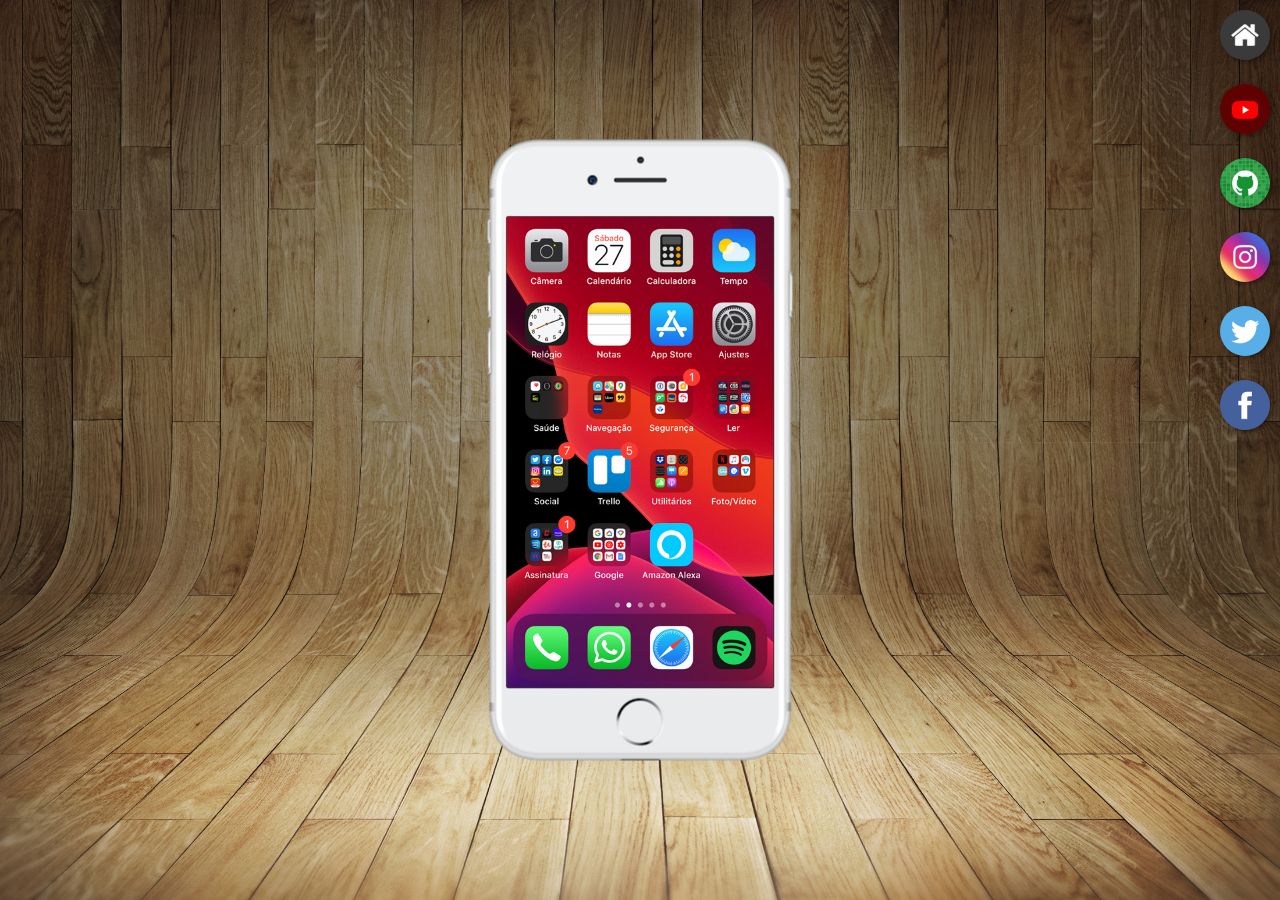
<file: index.html>
<!DOCTYPE html>
<html lang="pt-br">
<head>
    <meta charset="UTF-8">
    <meta name="viewport" content="width=device-width, initial-scale=1.0">
    <link rel="stylesheet" href="estilos/style.css">
    <link rel="shortcut icon" href="favicon.ico" type="image/x-icon">
    <title>Projeto iFrame</title>
</head>
<body>
    <main>
        <section id="telefone">
            <iframe src="home.html" name="tela" id="tela" frameborder="0"></iframe>
        </section>
        <section id="redes-sociais">
            <a href="home.html" target="tela"><img src="imagens/logo-home.jpg" alt="logo-home"></img></a><br>
            <a href="youtube.html" target="tela"><img src="imagens/logo-youtube.jpg" alt="logo-youtube"></img></a><br>
            <a href="github.html" target="tela"><img src="imagens/logo-github.jpg" alt="logo-github"></img></a><br>
            <a href="instagram.html" target="tela"><img src="imagens/logo-instagram.jpg" alt="logo-instagram"></img></a><br>
            <a href="twitter.html" target="tela"><img src="imagens/logo-twitter.jpg" alt="logo-twitter"></img></a><br>
            <a href="facebook.html" target="tela"><img src="imagens/logo-facebook.jpg" alt="logo-facebook"></img></a><br>
        </section>
    </main>
</body>
</html>
</file>
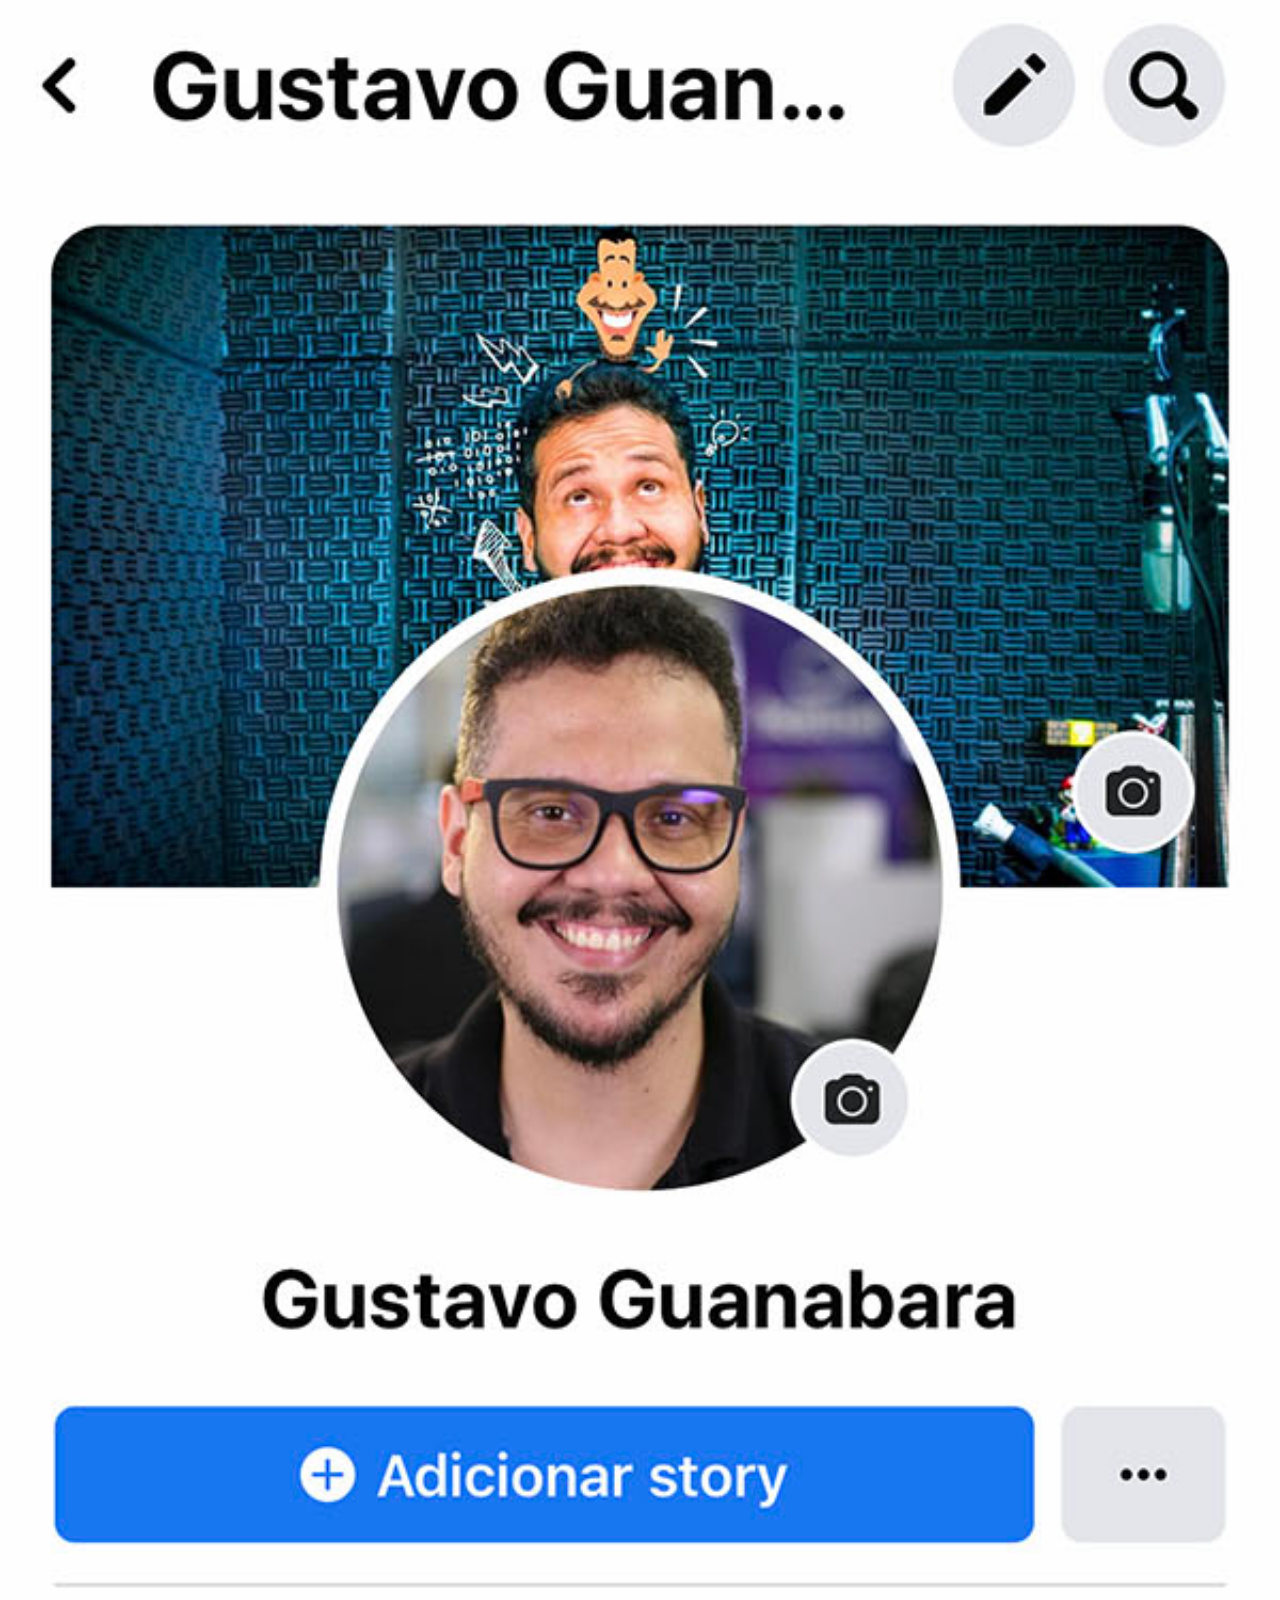
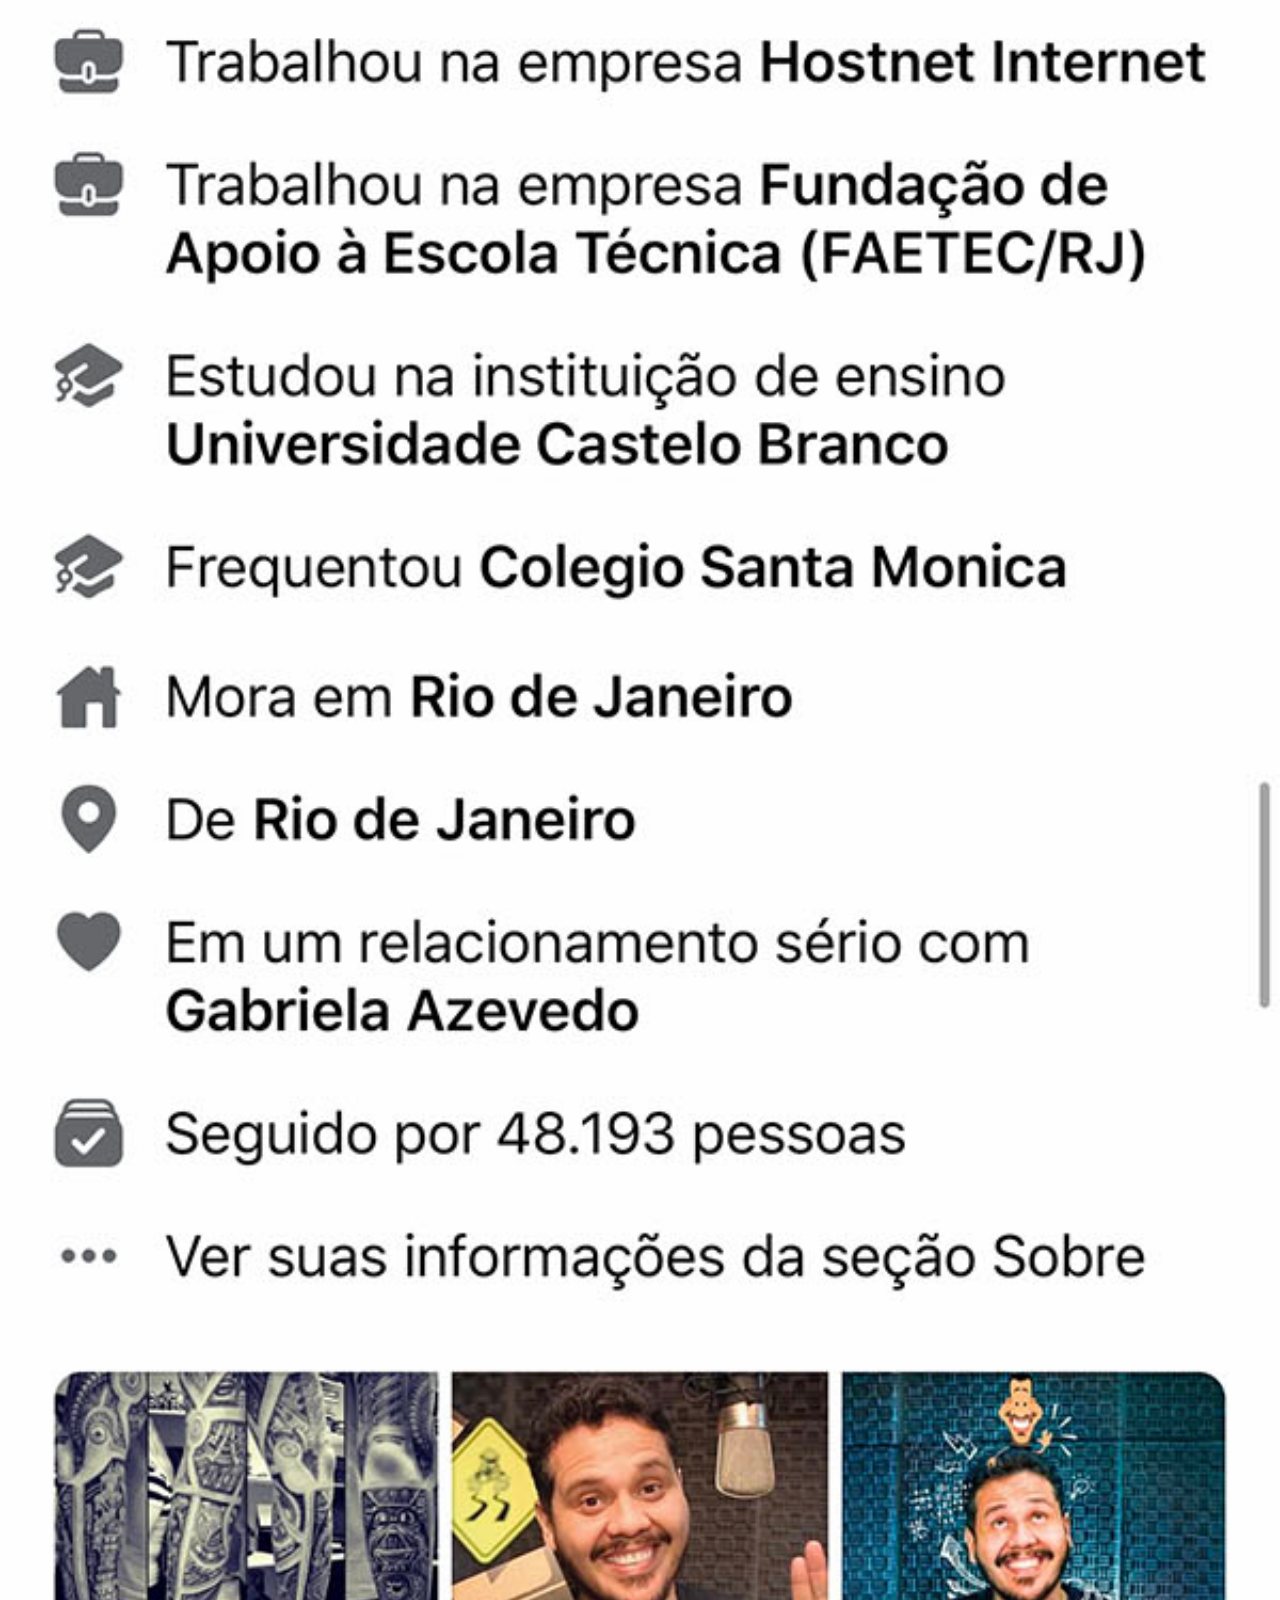
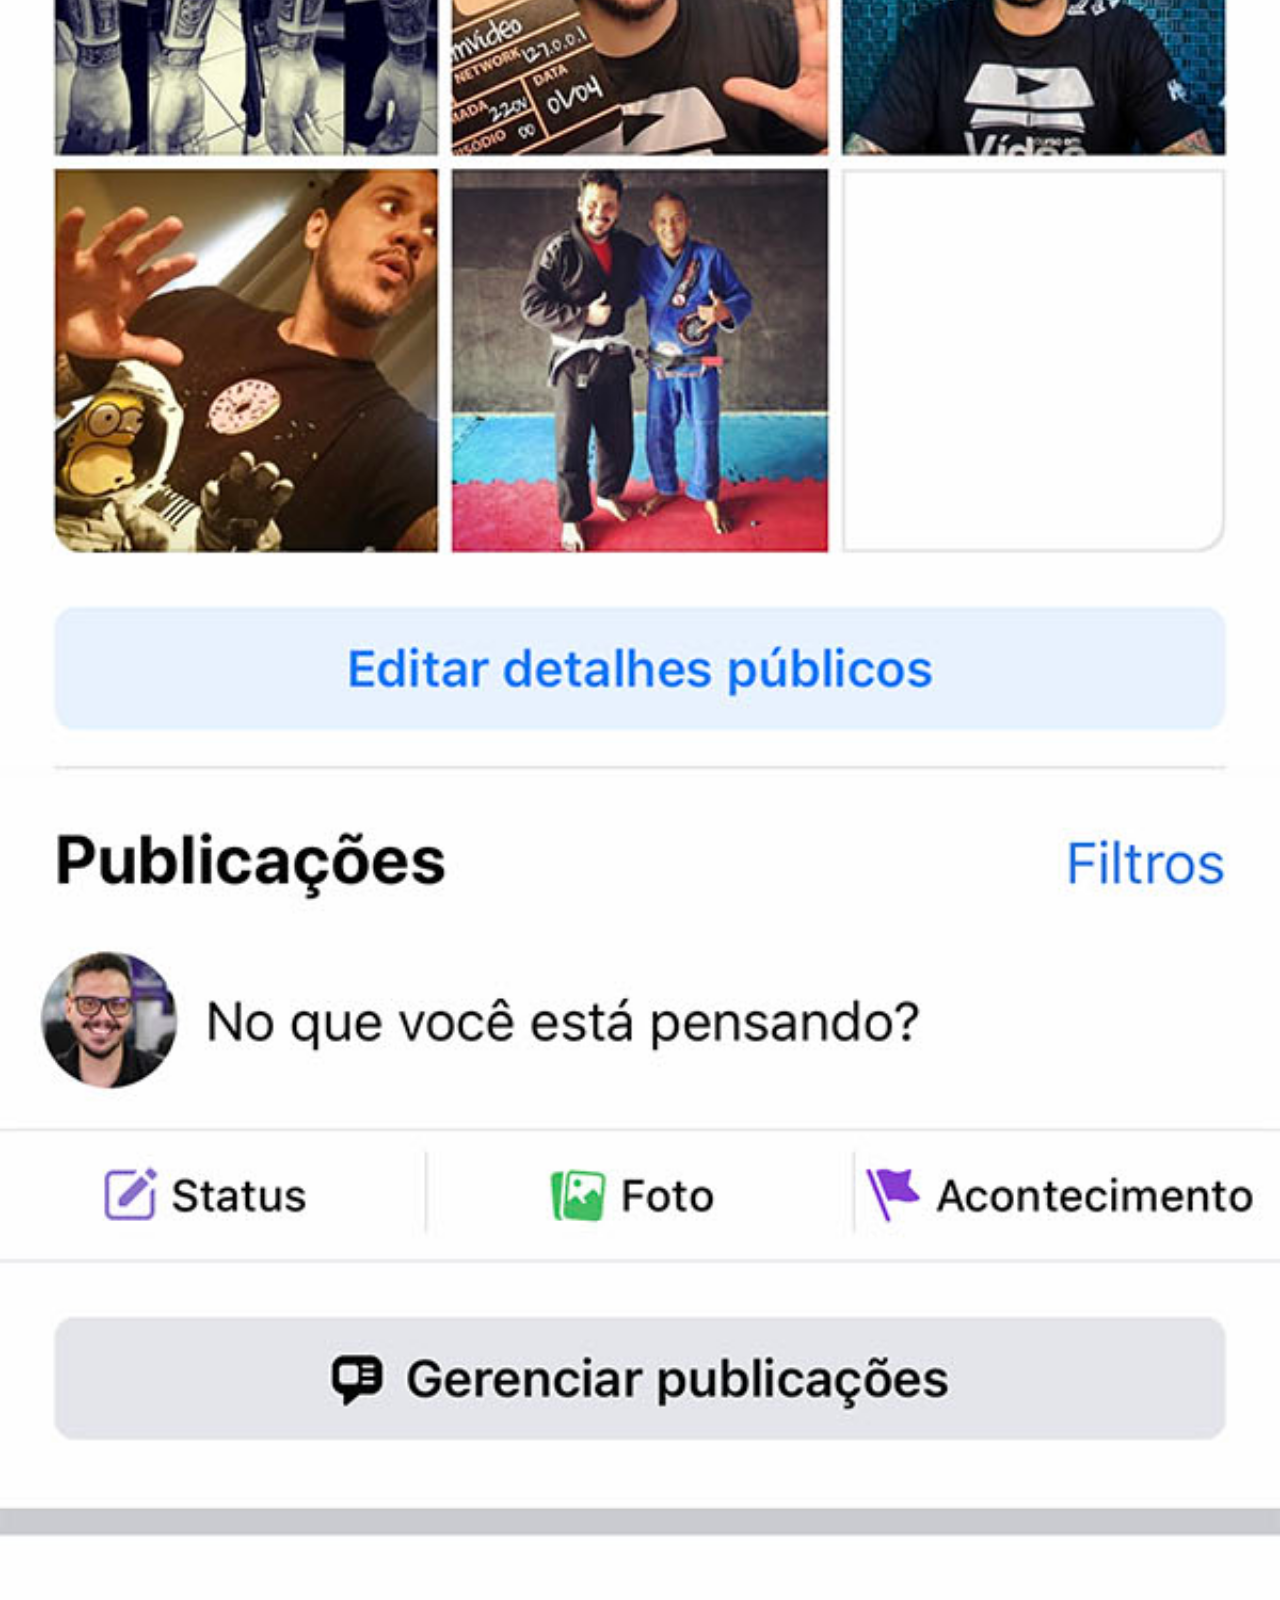
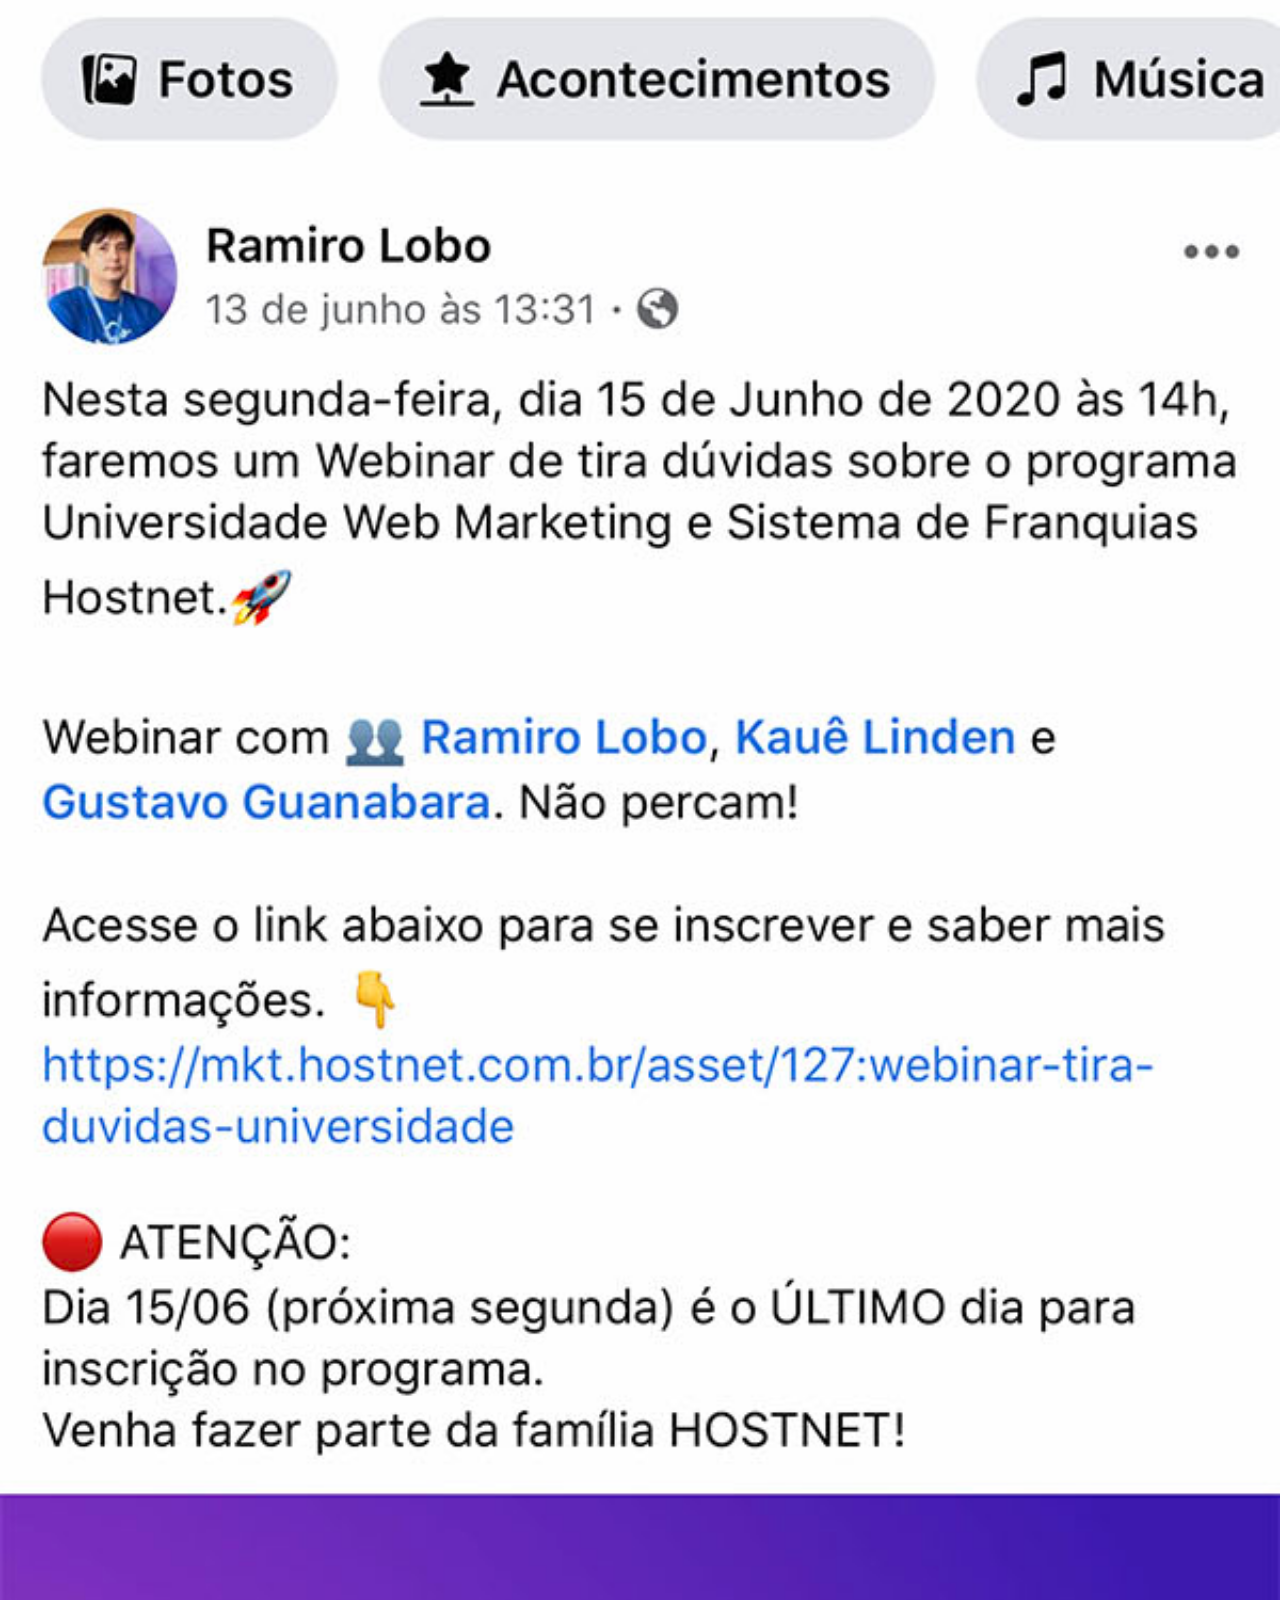
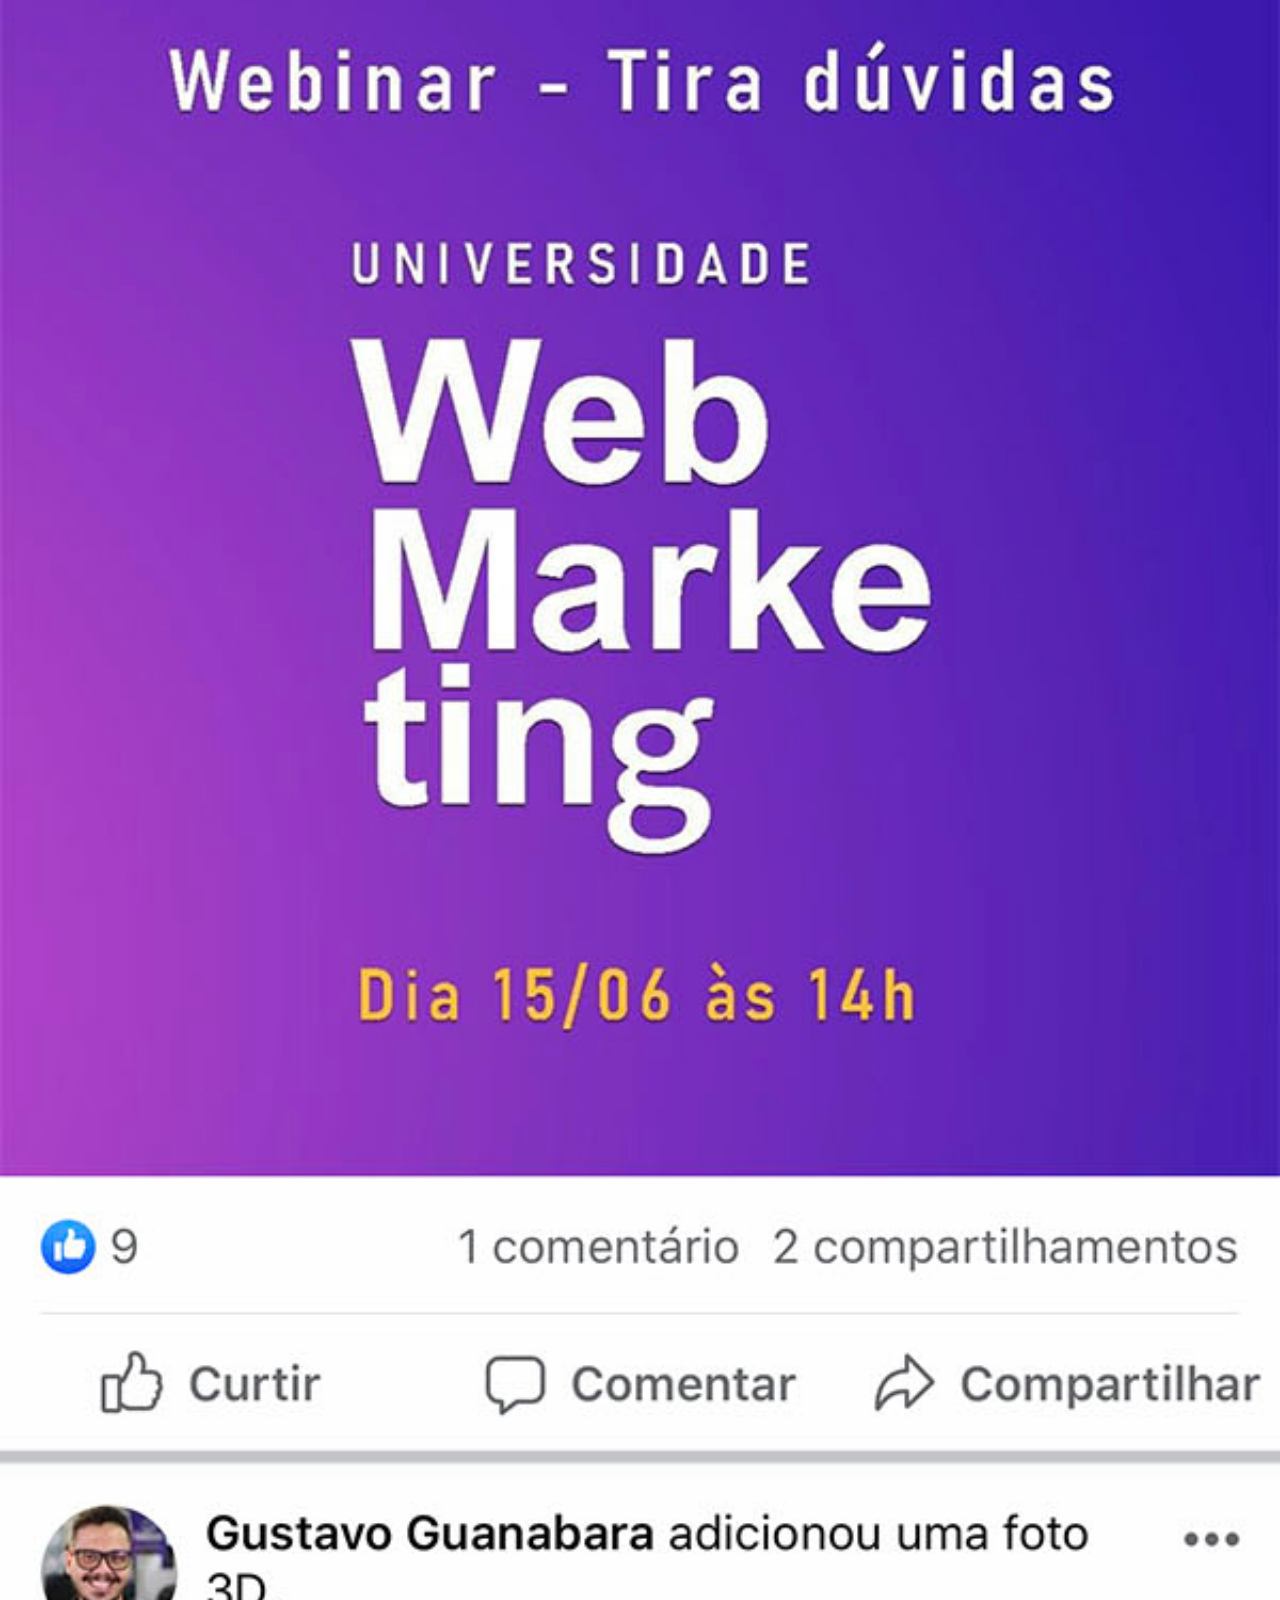
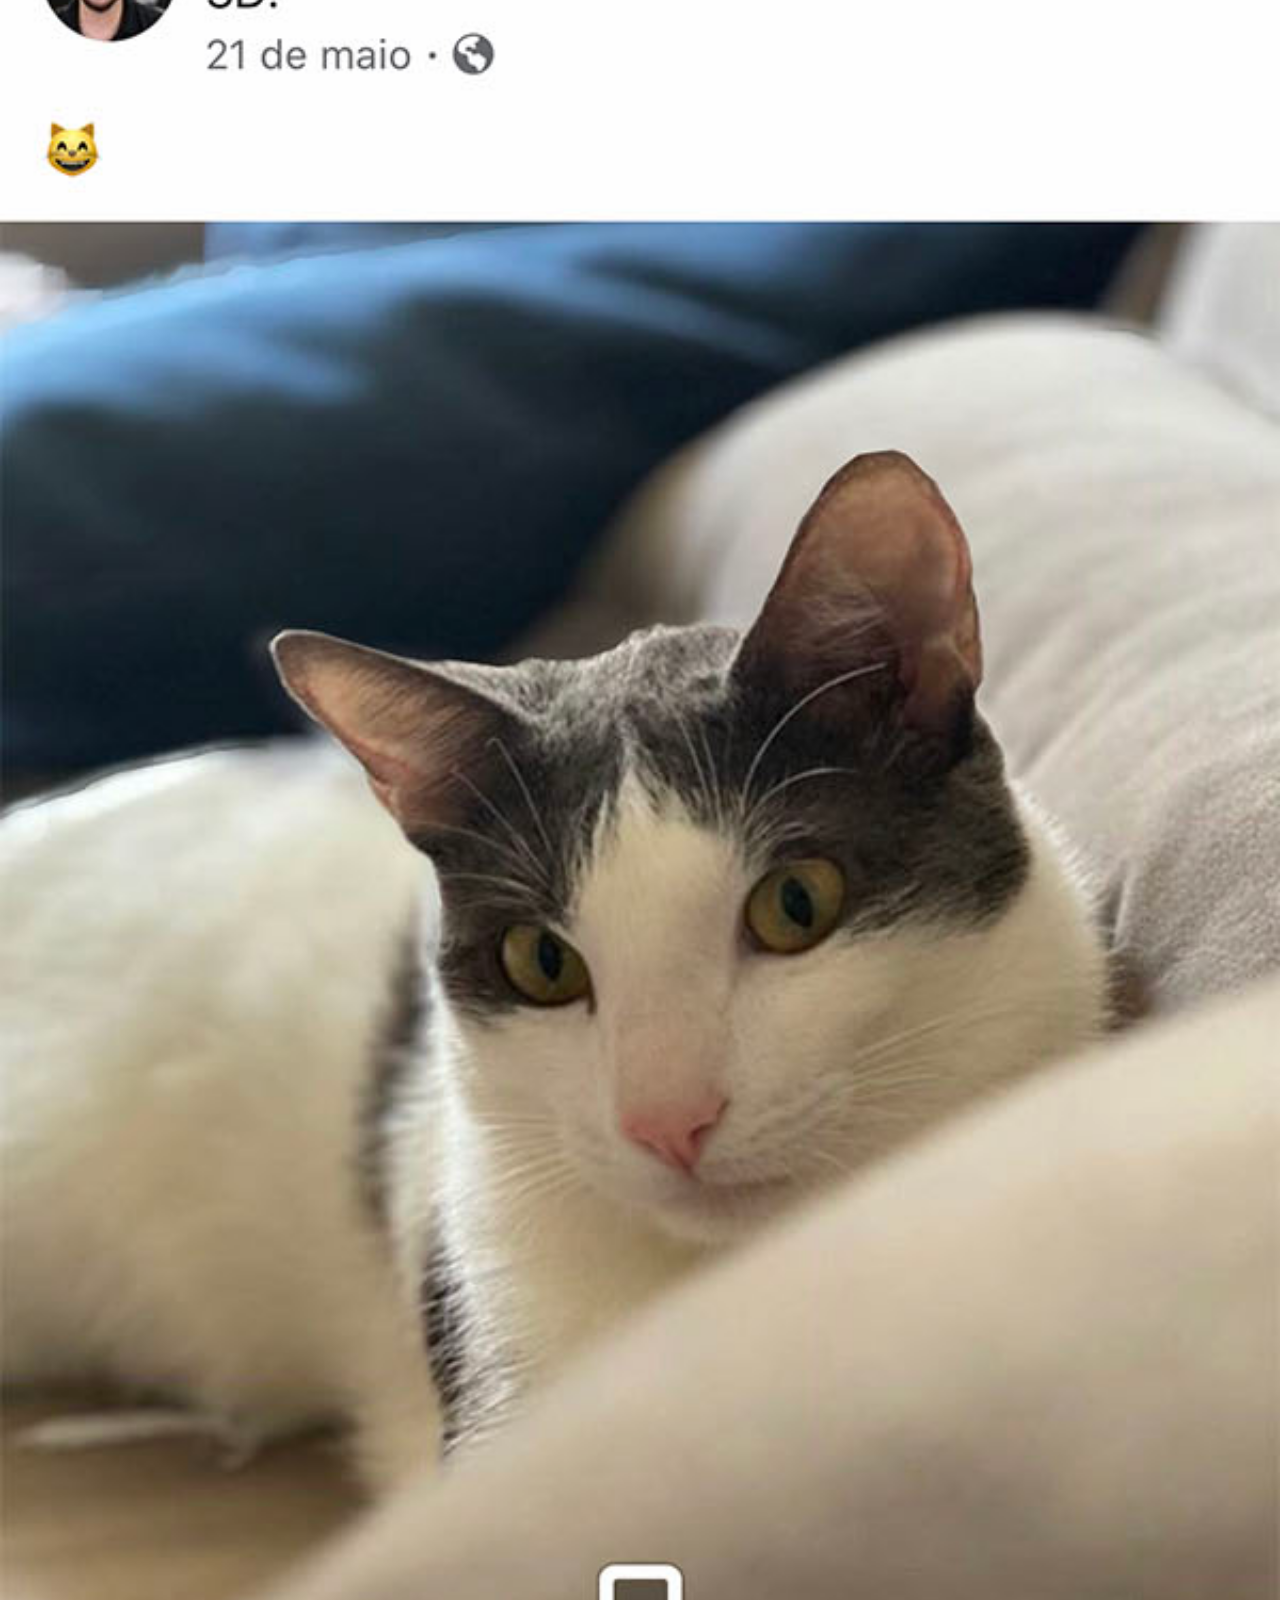
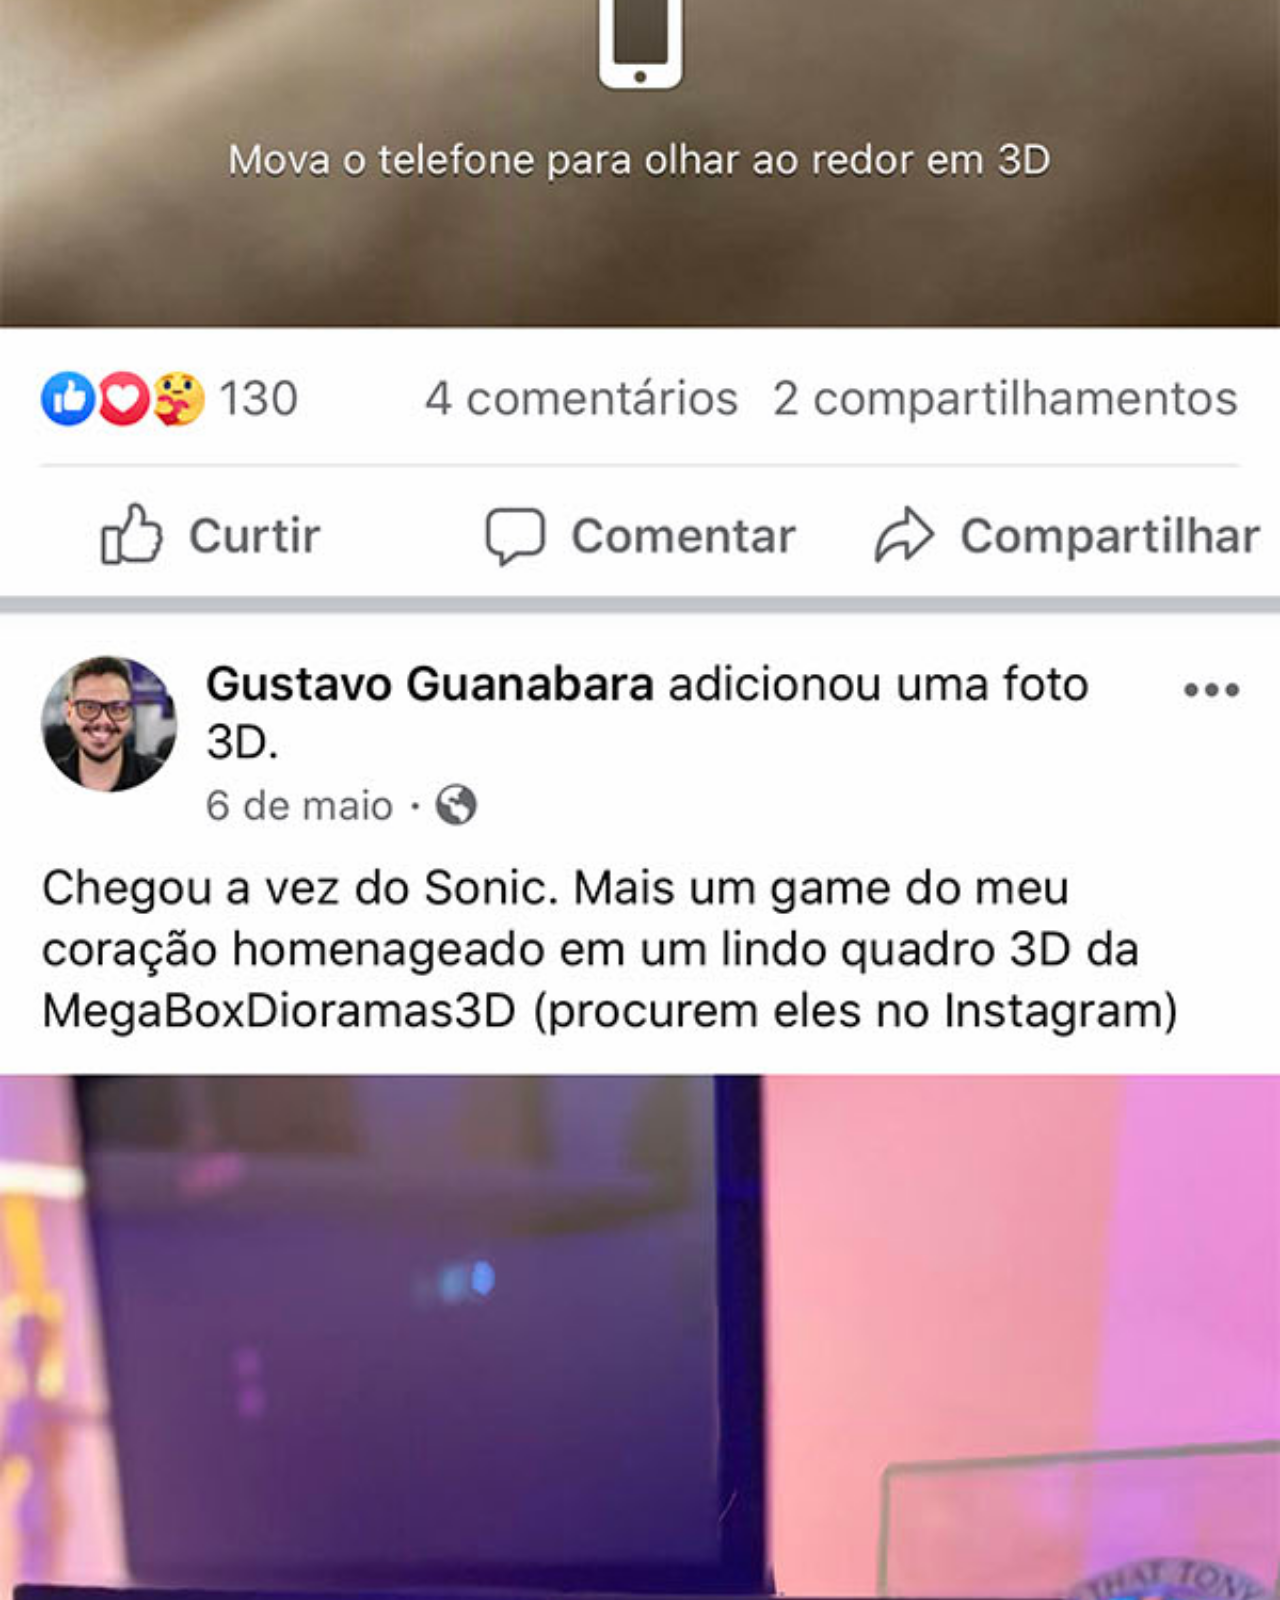
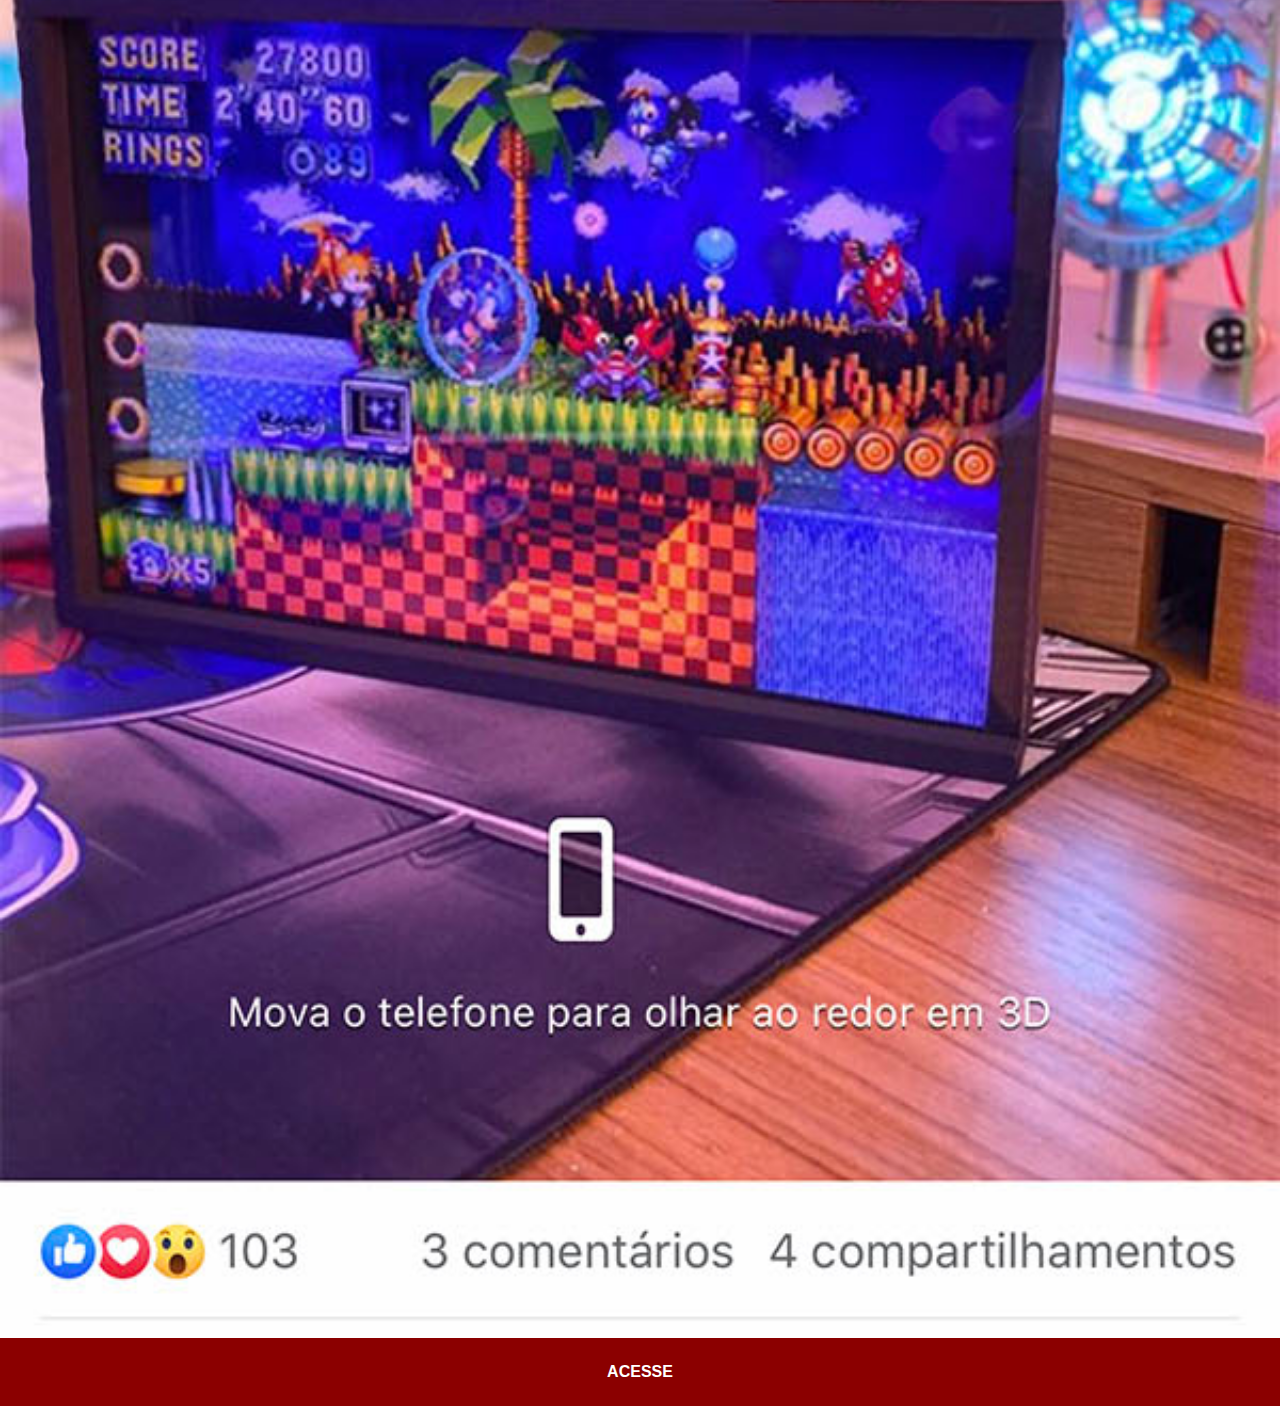
<file: facebook.html>
<!DOCTYPE html>
<html lang="pt-br">
<head>
    <meta charset="UTF-8">
    <meta name="viewport" content="width=device-width, initial-scale=1.0">
    <link rel="stylesheet" href="estilos/social.css">
    <title>Facebook</title>
</head>
<body>
    <img src="imagens/tela-facebook.jpg" alt="facebook"></img>
    <a href="https://www.facebook.com/gustavoguanabara/" target="_blank">ACESSE</a>
</body>
</html>
</file>
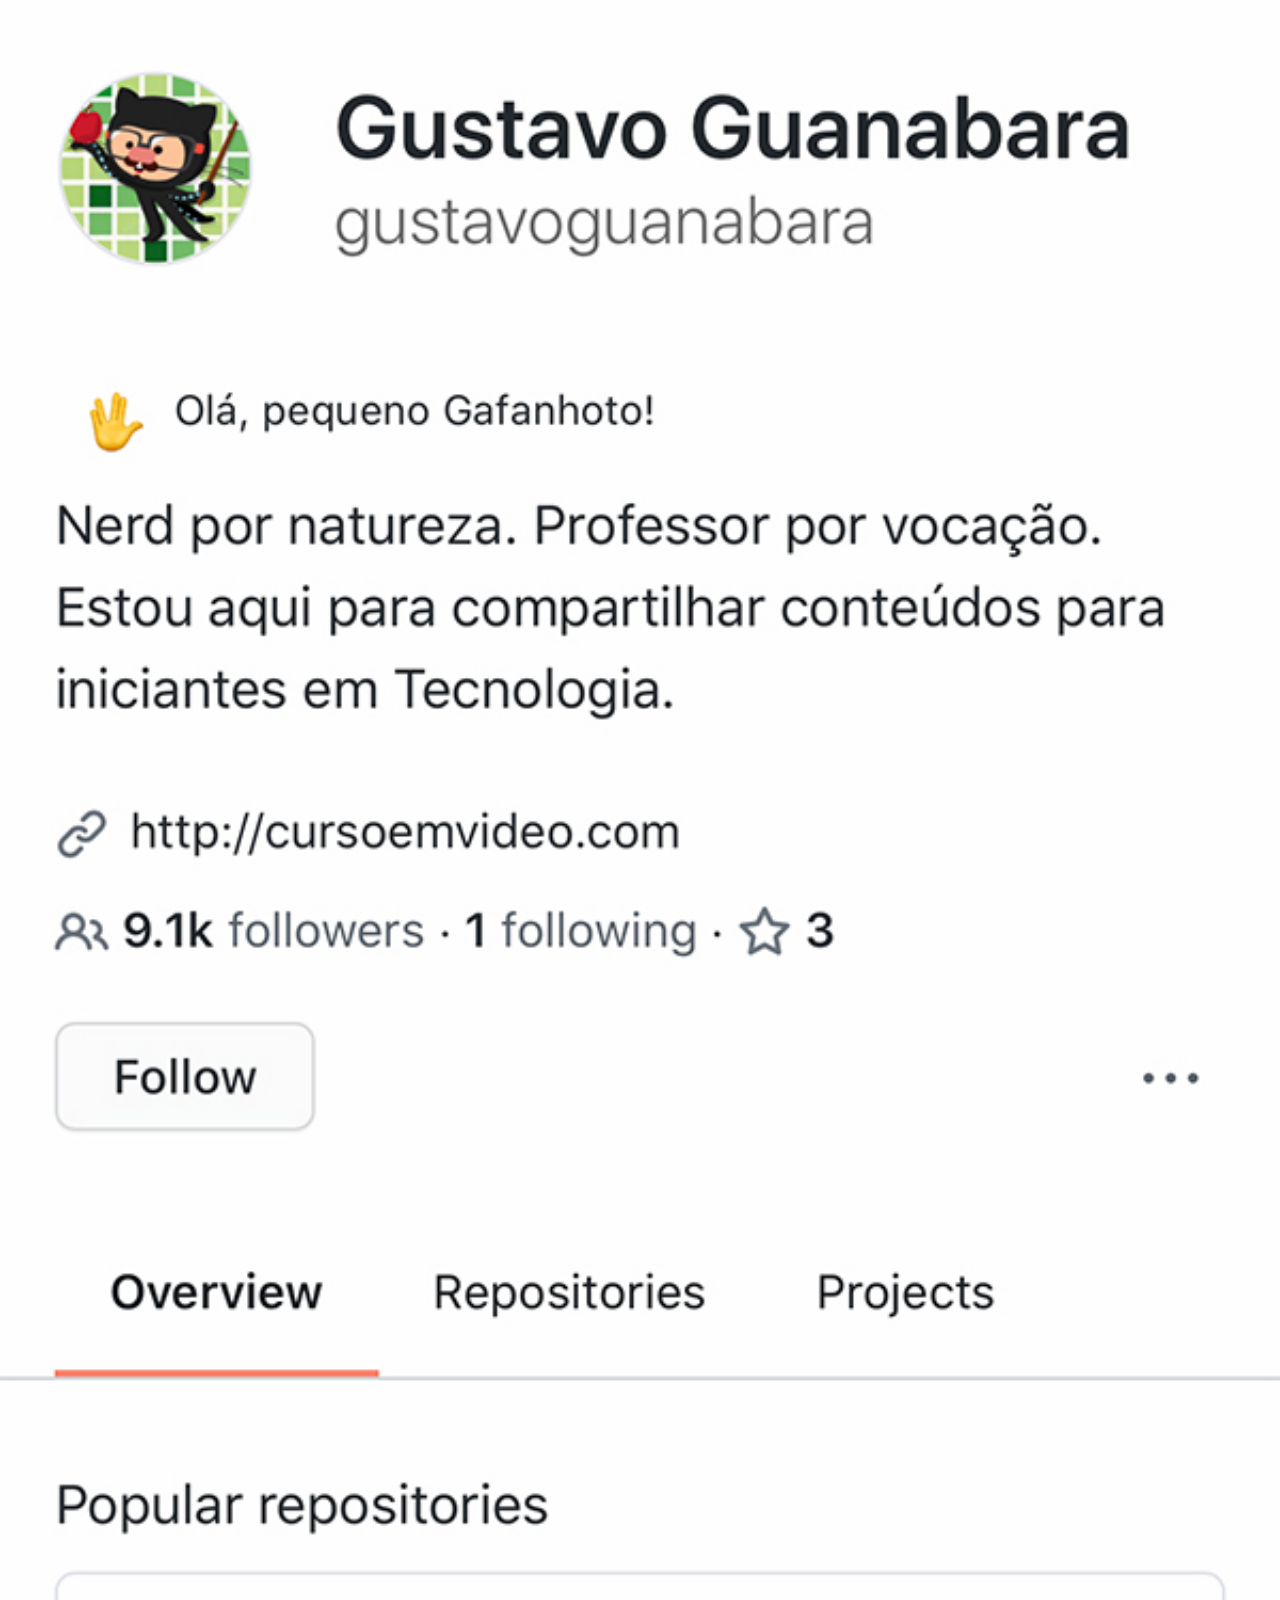
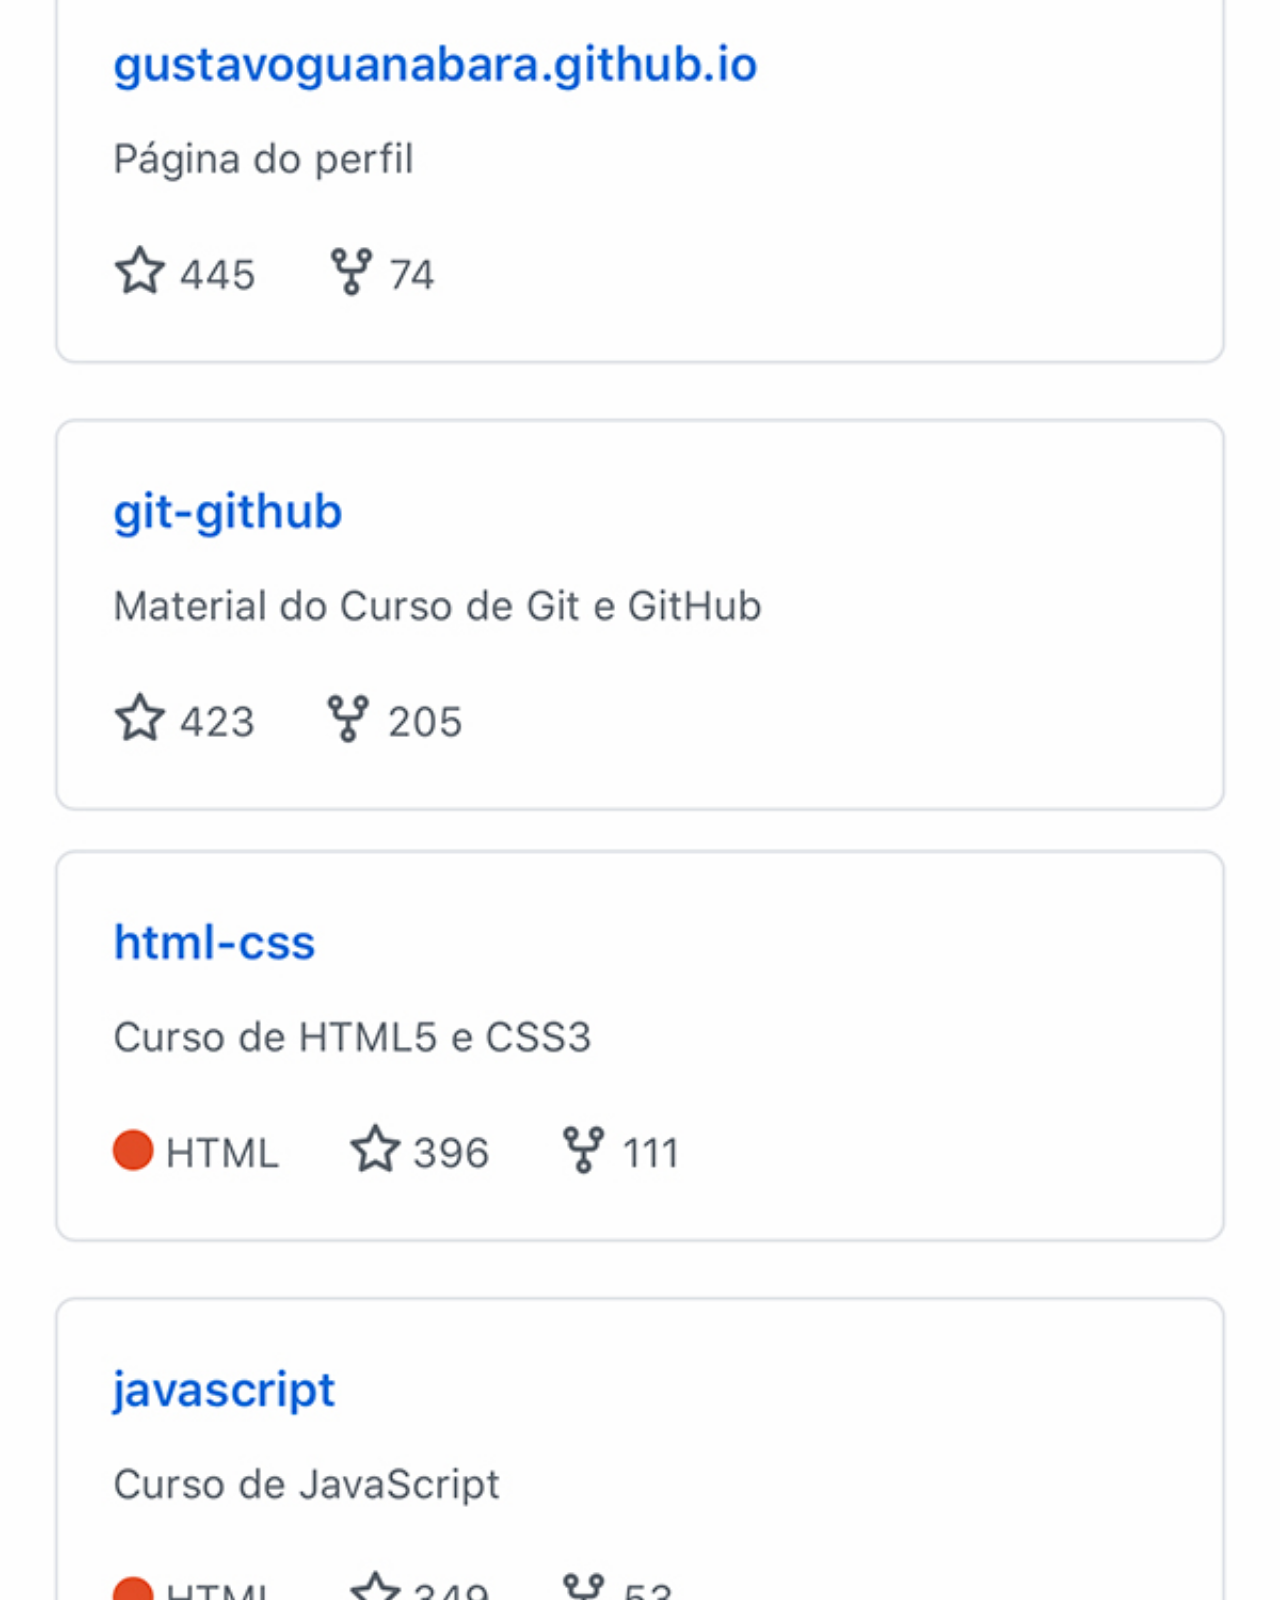
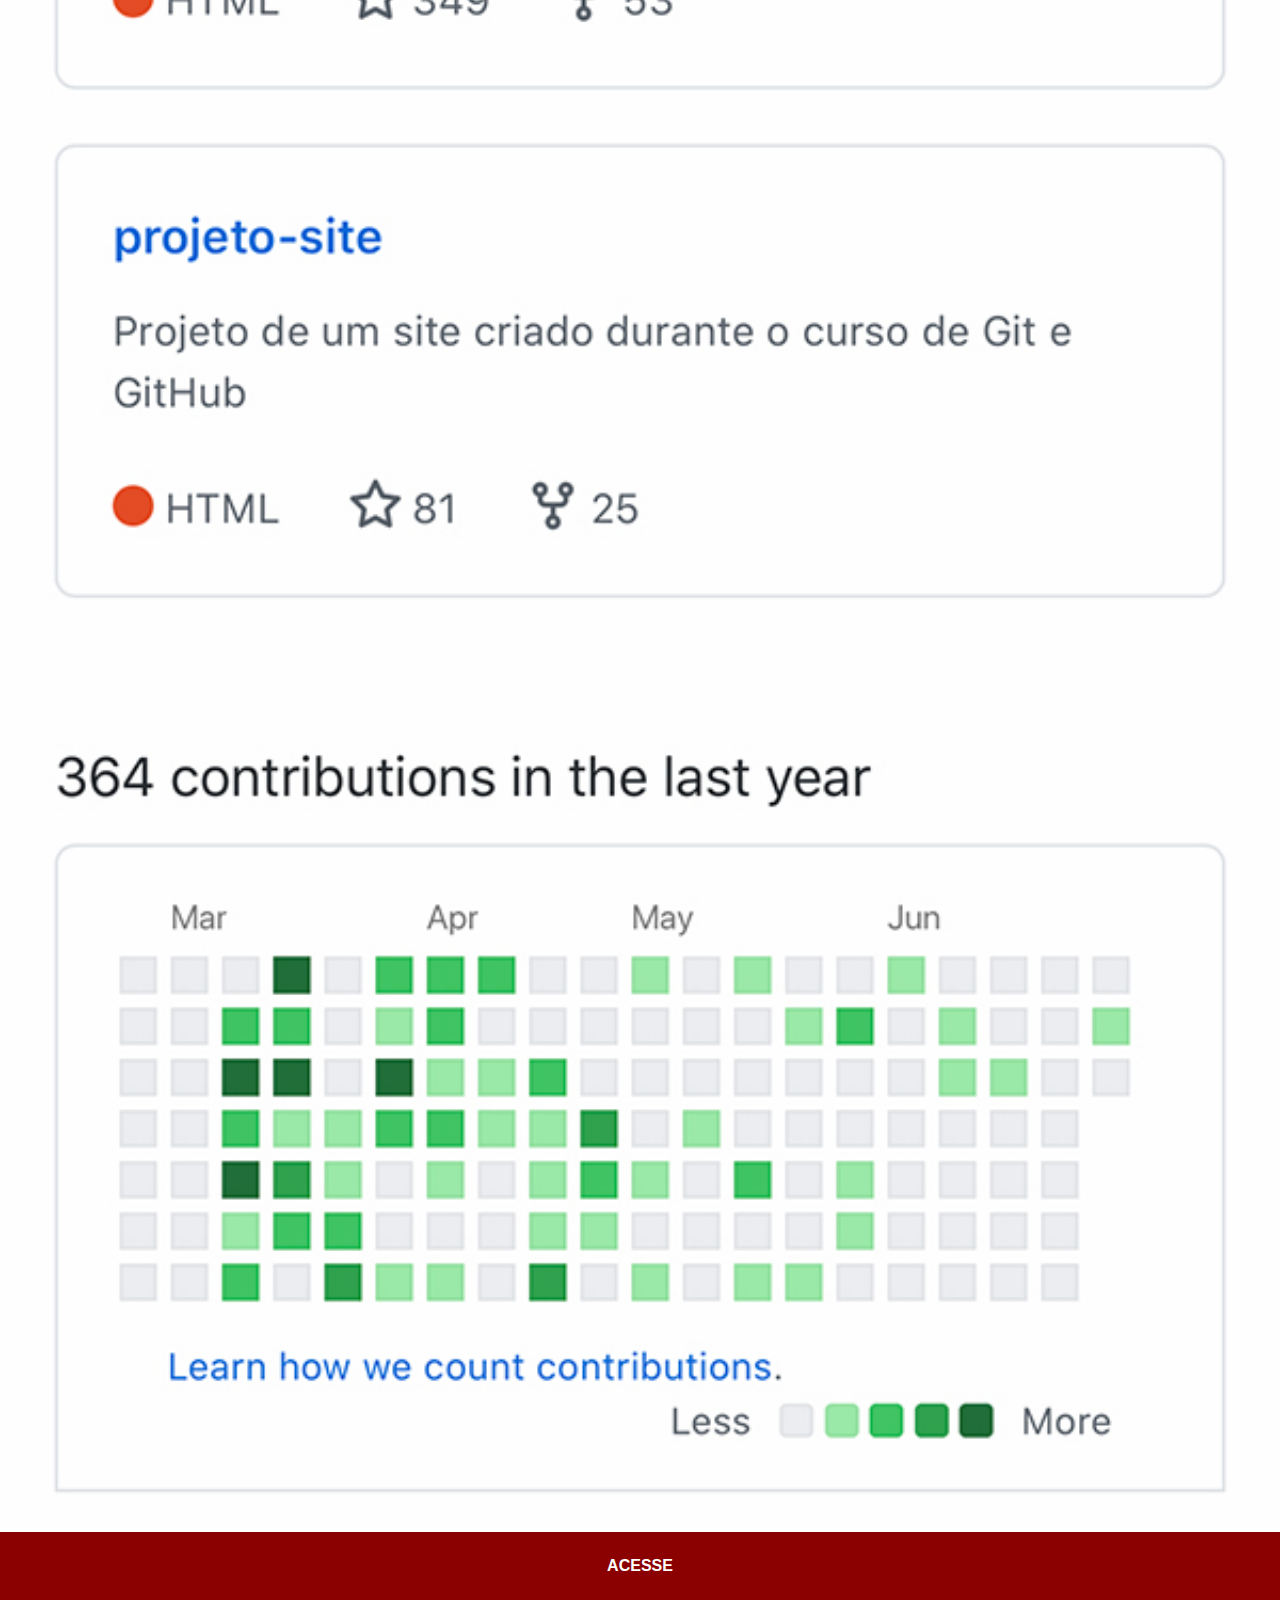
<file: github.html>
<!DOCTYPE html>
<html lang="pt-br">
<head>
    <meta charset="UTF-8">
    <meta name="viewport" content="width=device-width, initial-scale=1.0">
    <link rel="stylesheet" href="estilos/social.css">
    <title>Github</title>
</head>
<body>
    <img src="imagens/tela-github.jpg" alt="github"></img>
    <a href="https://github.com/gustavoguanabara/" target="_blank">ACESSE</a>
</body>
</html>
</file>
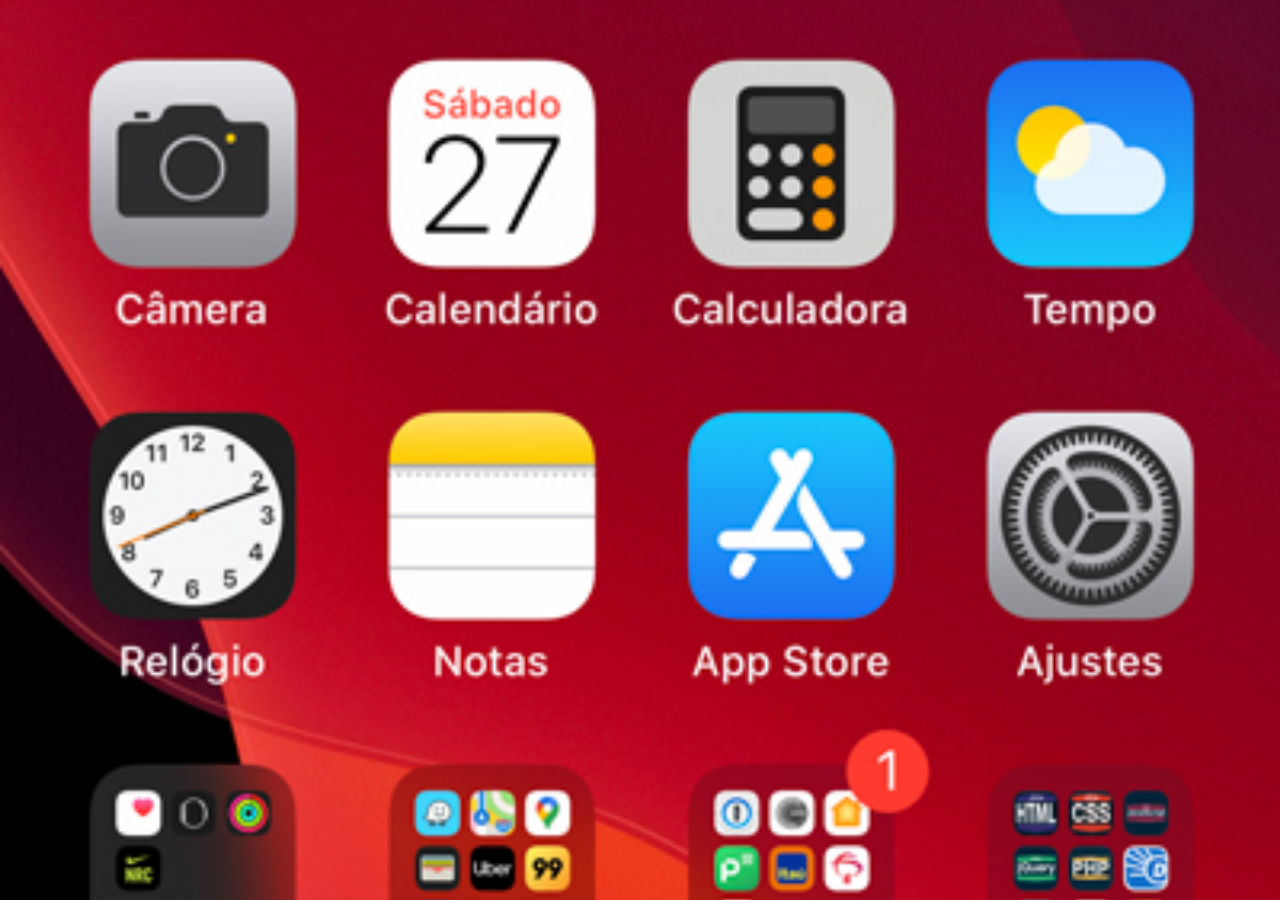
<file: home.html>
<!DOCTYPE html>
<html lang="pt-br">
<head>
    <meta charset="UTF-8">
    <meta name="viewport" content="width=device-width, initial-scale=1.0">
    <title>Home</title>
</head>
<style>
    * {
        margin: 0px;
        padding: 0px;
    }

    body {
        width: 100vw;
        height: 100vh;
        background: black url('imagens/tela-home.jpg') no-repeat top center;
        background-size: cover;
    }
</style>
<body>
    
</body>
</html>
</file>
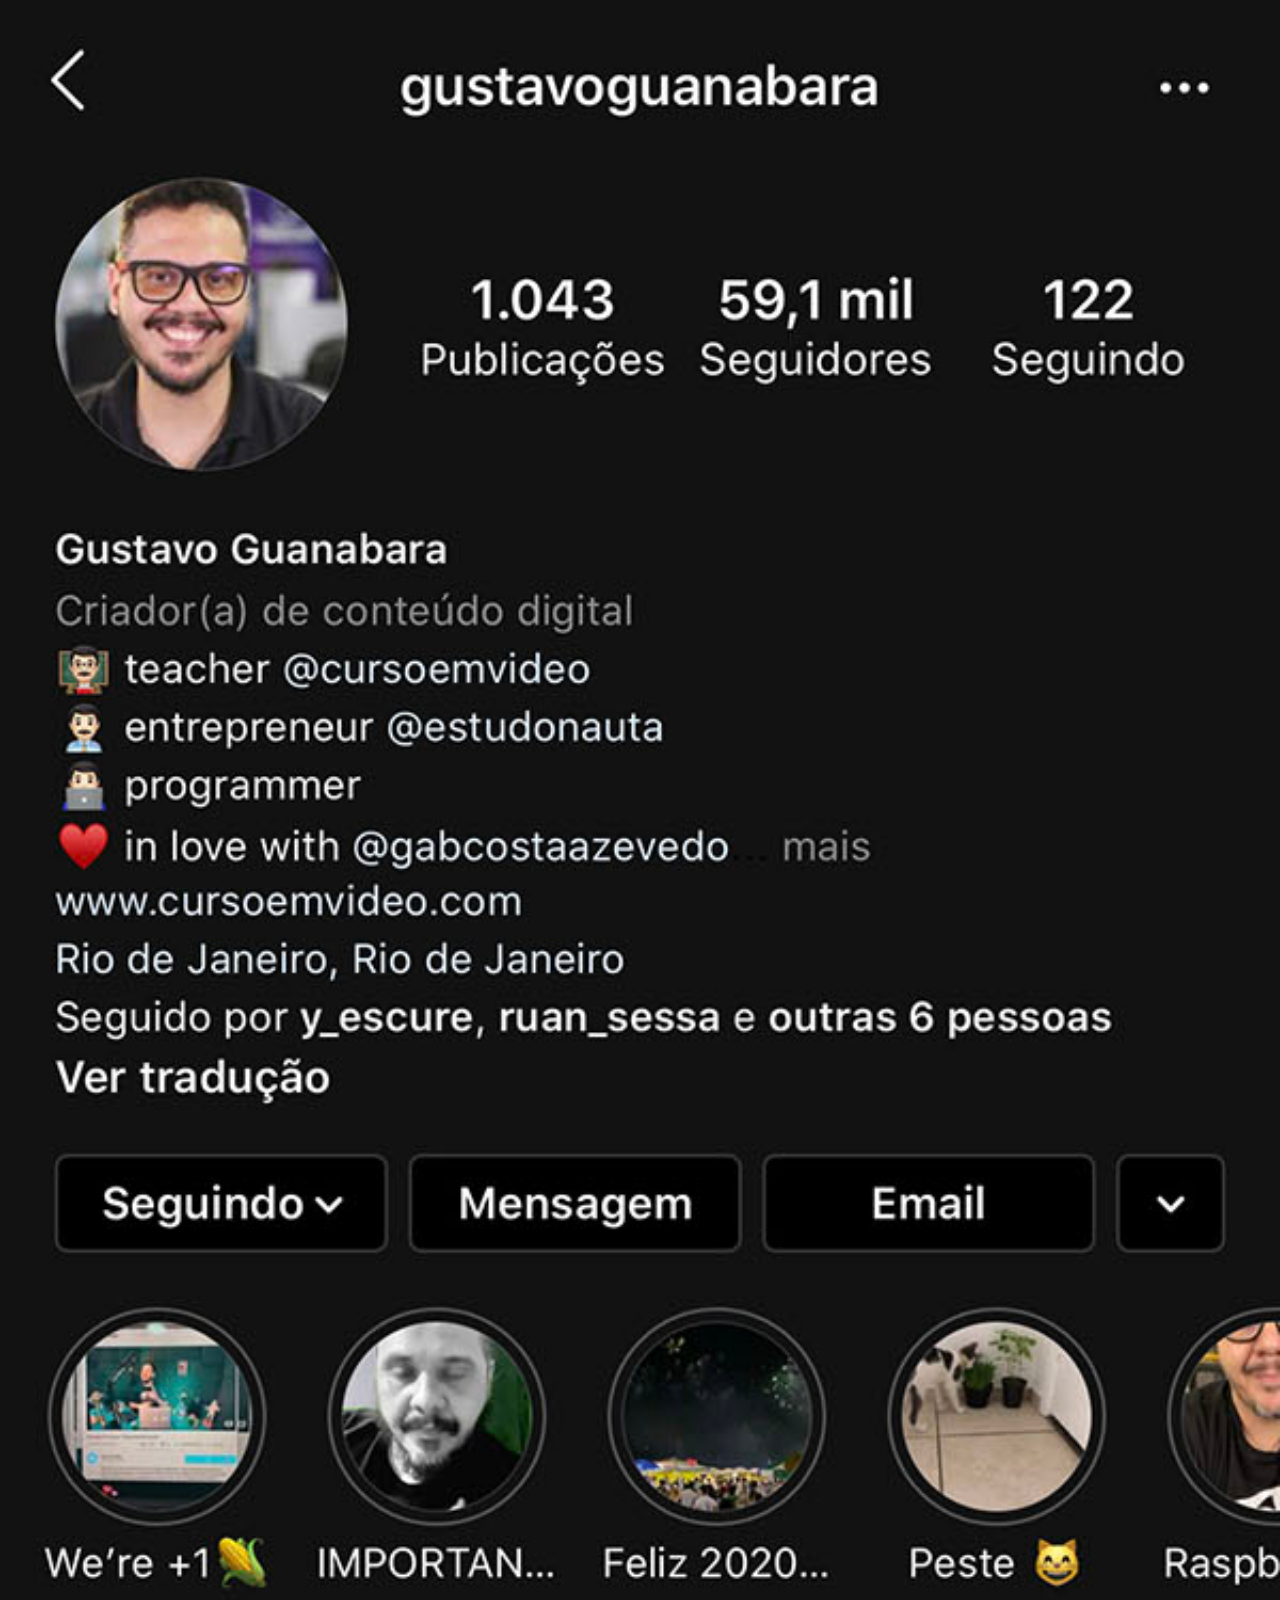
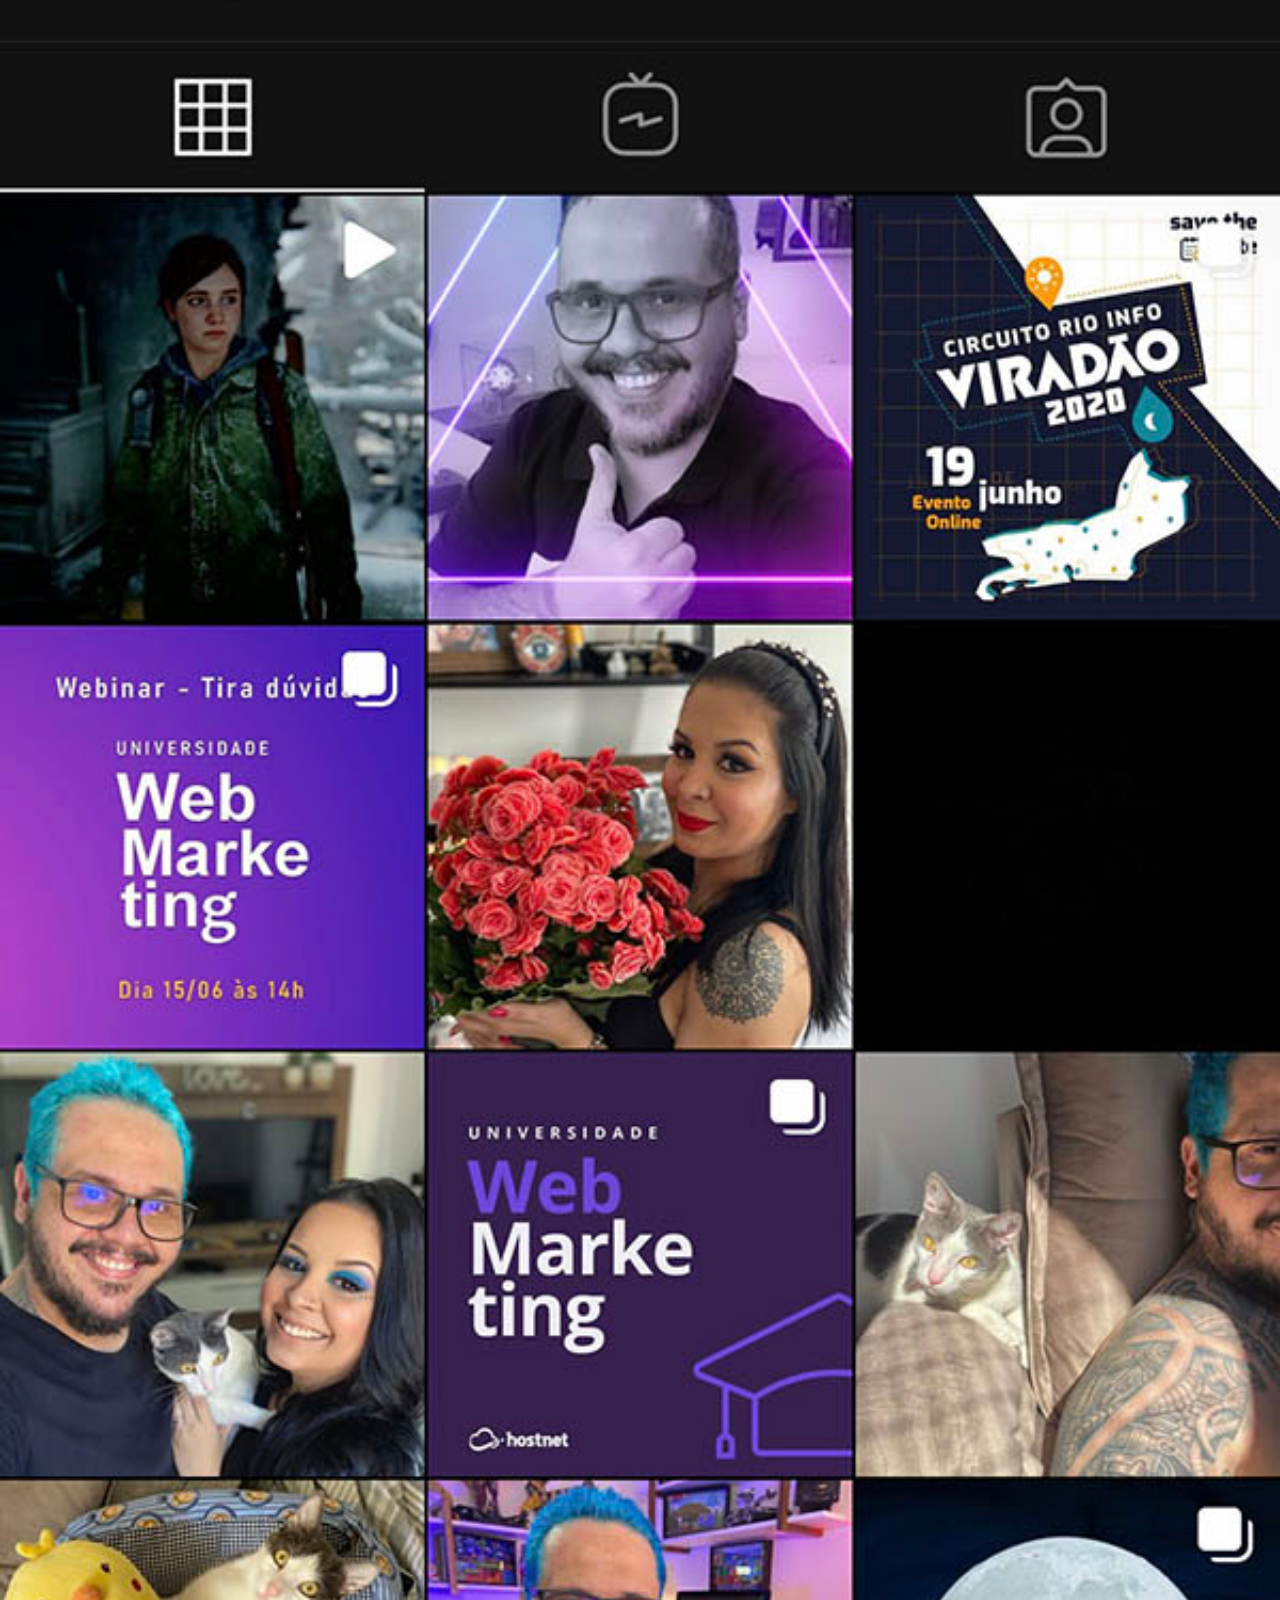
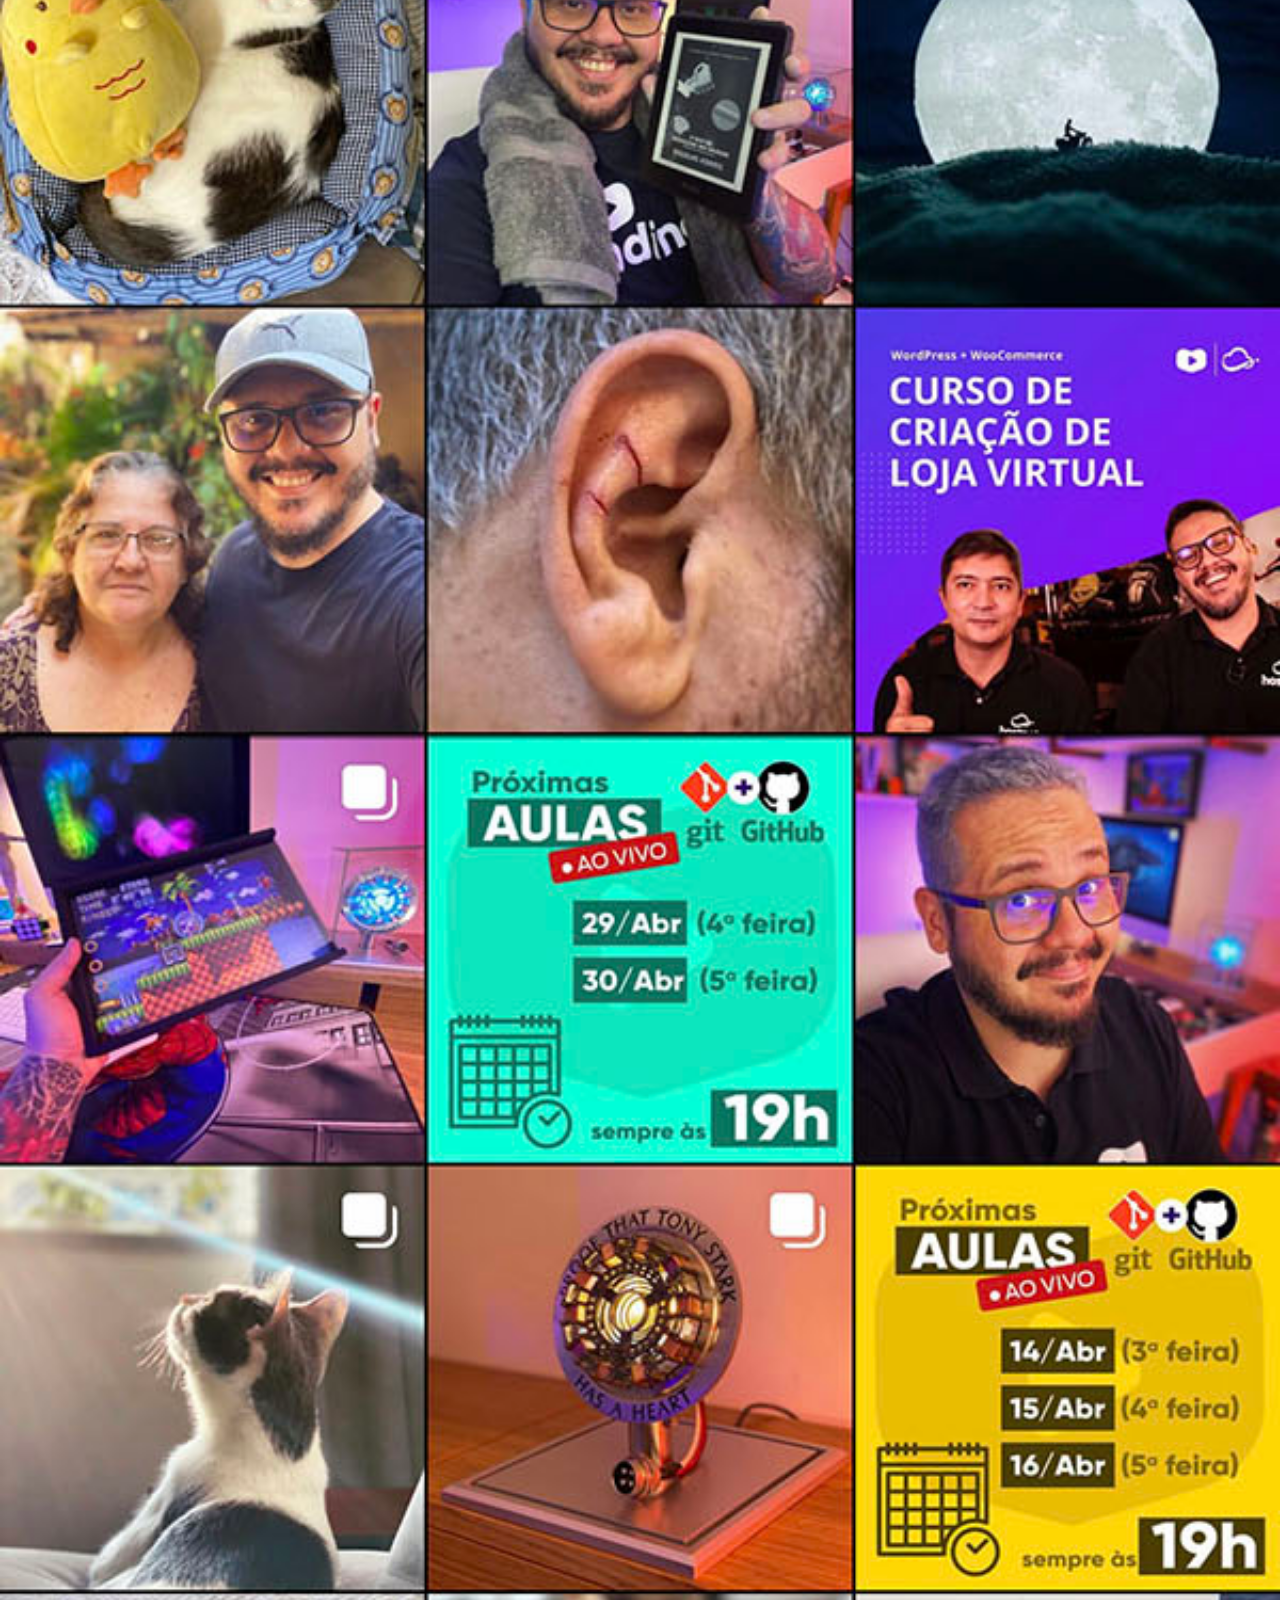
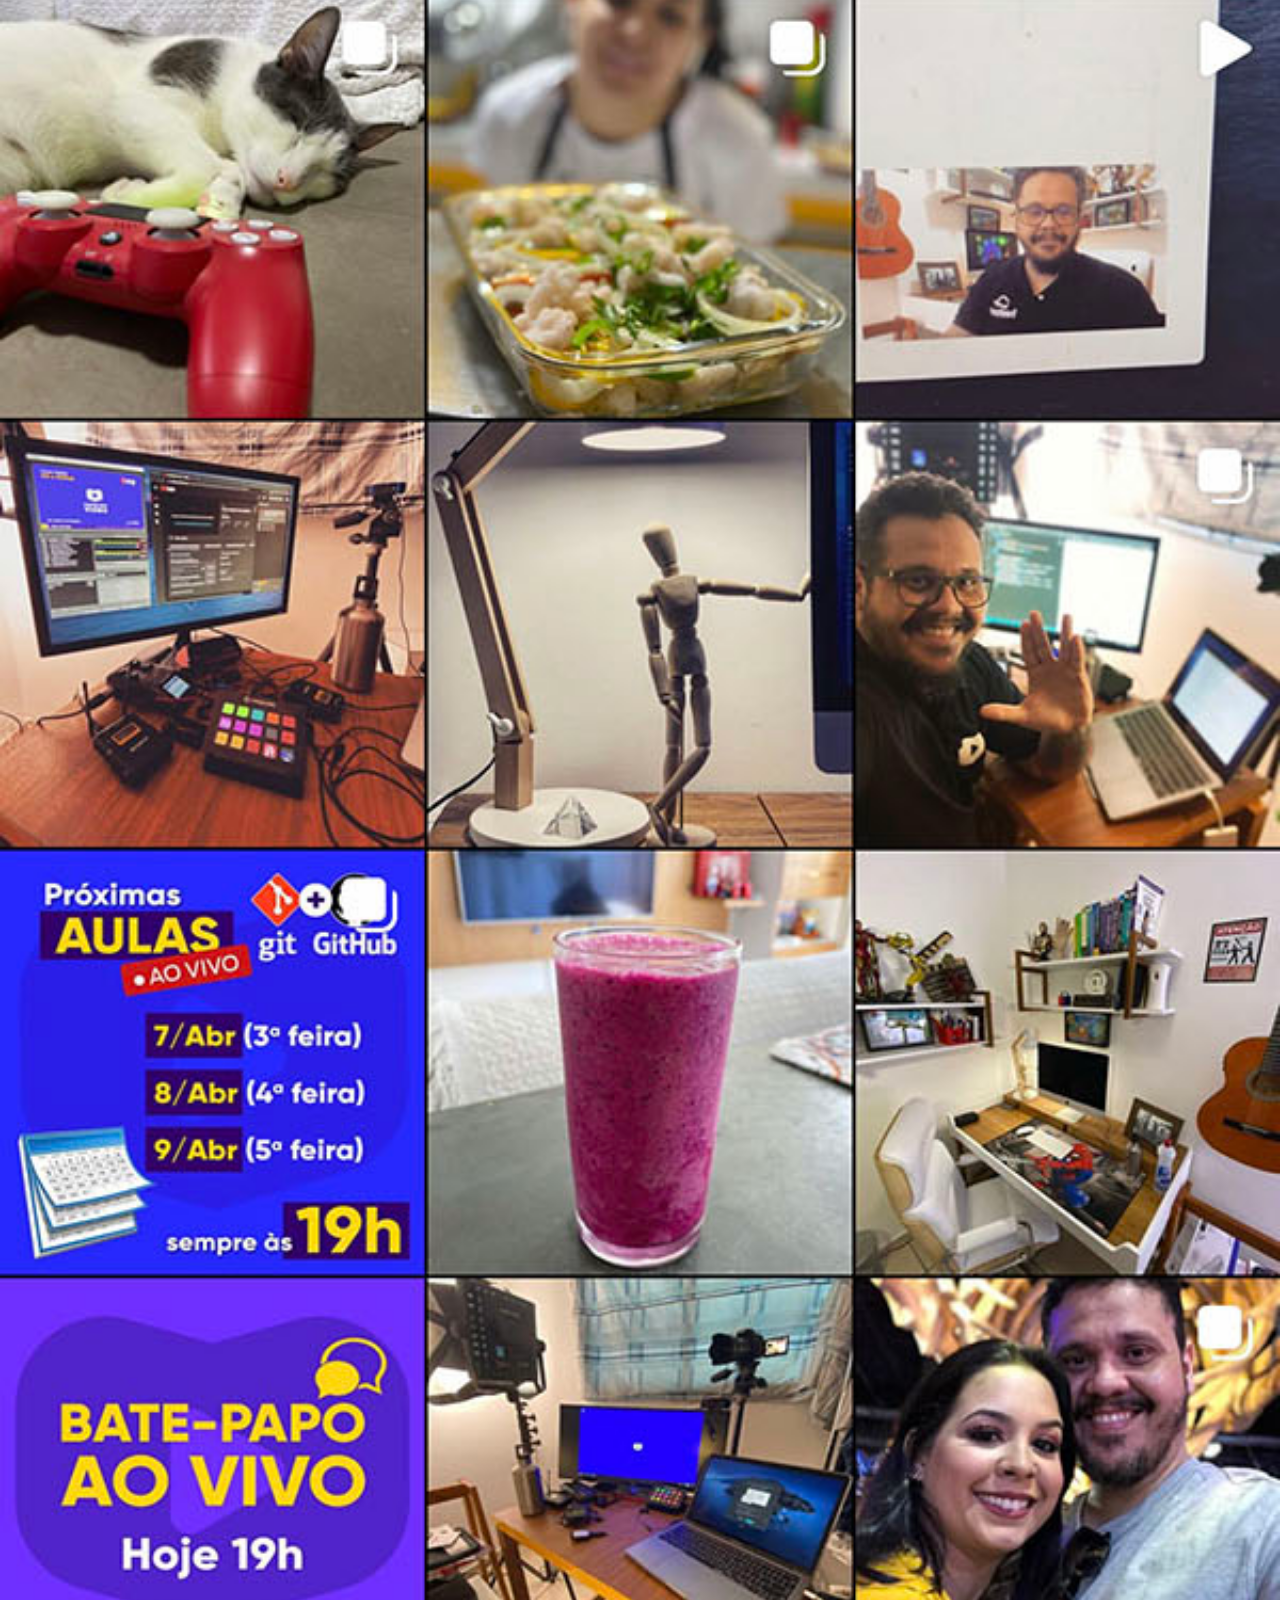
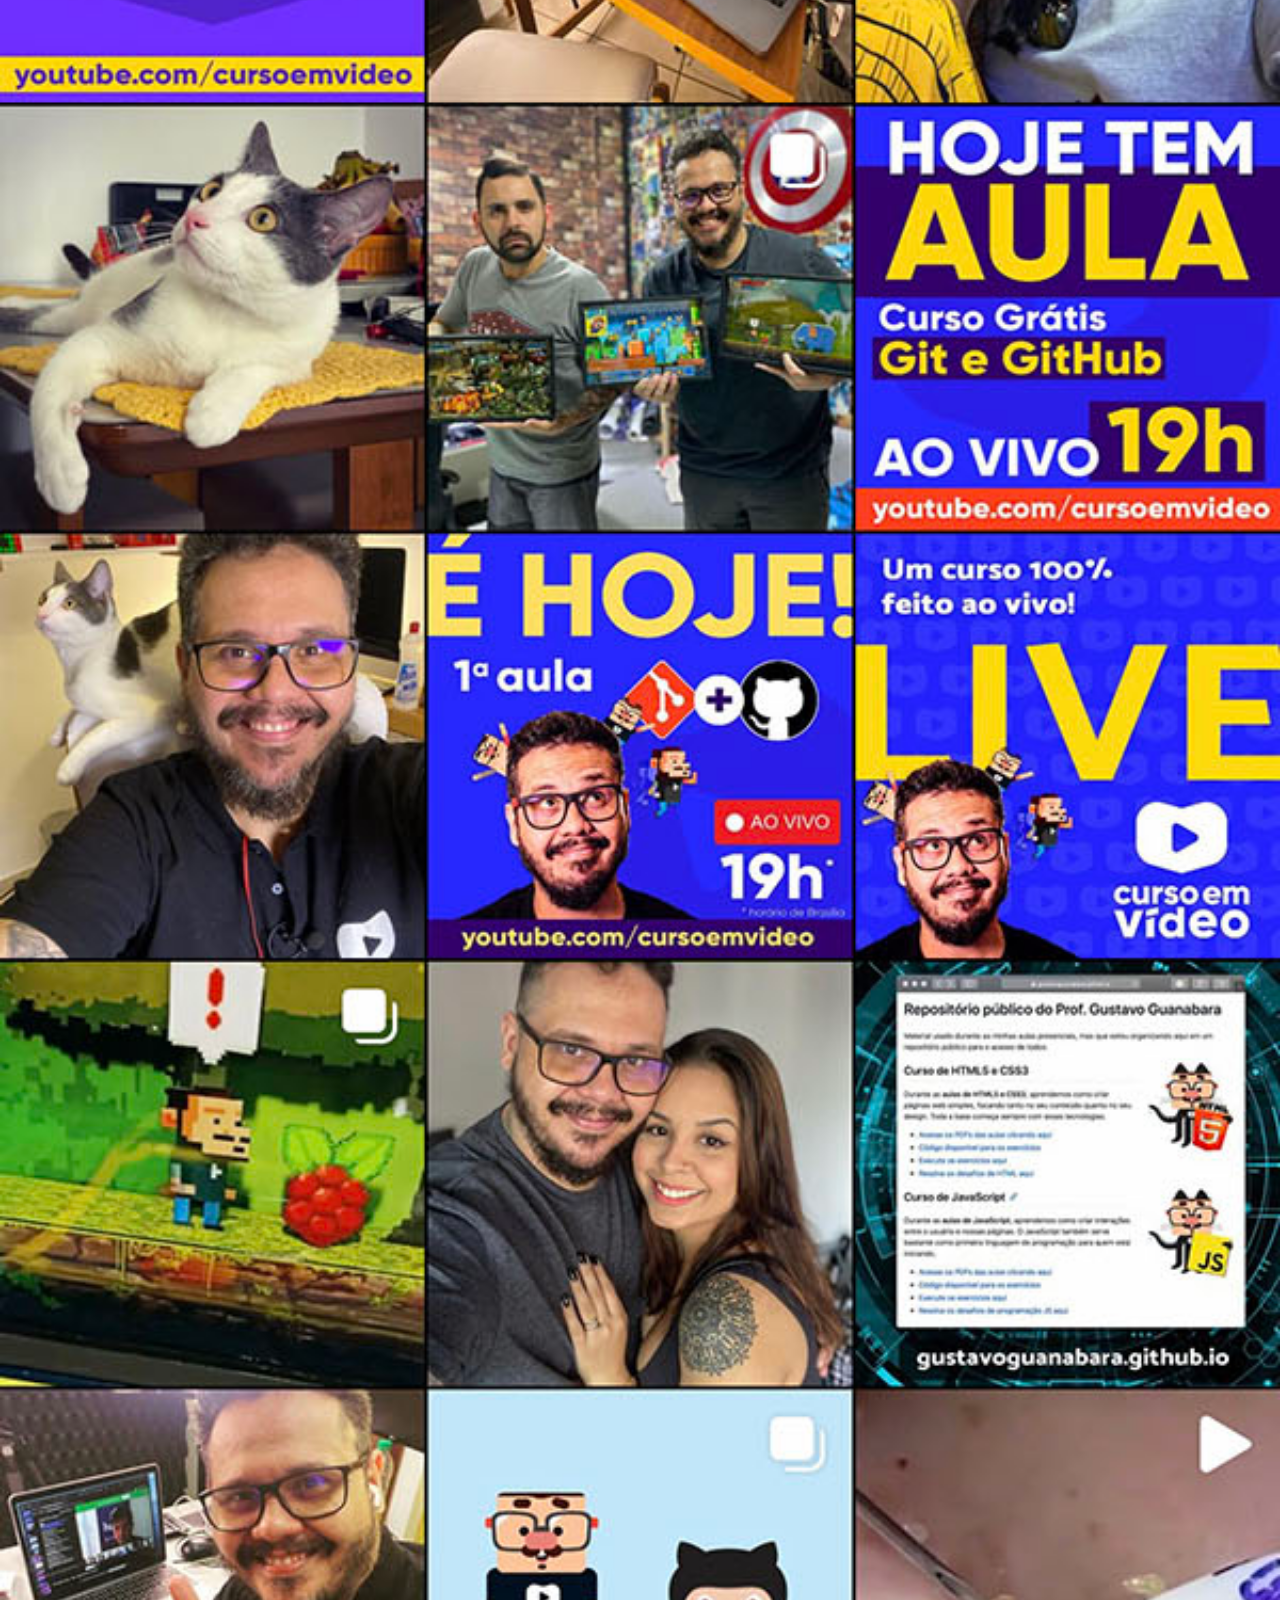
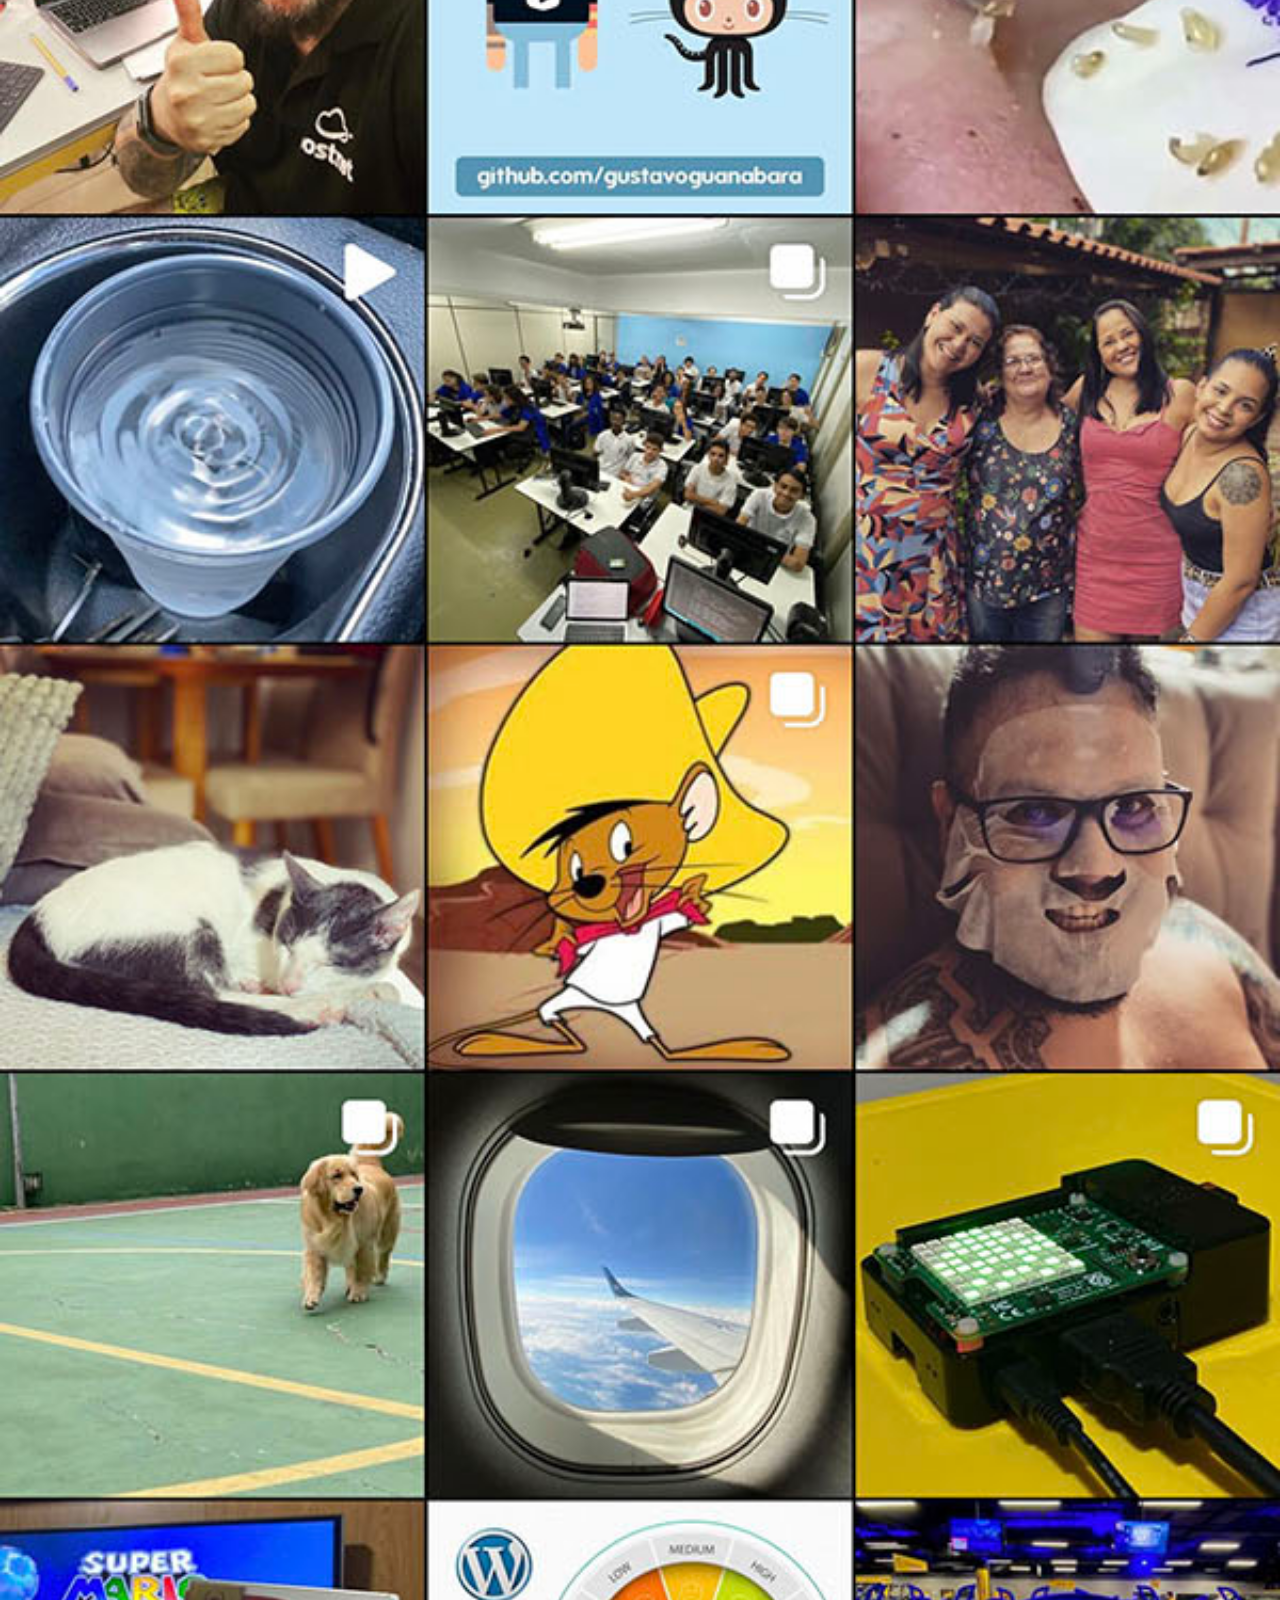
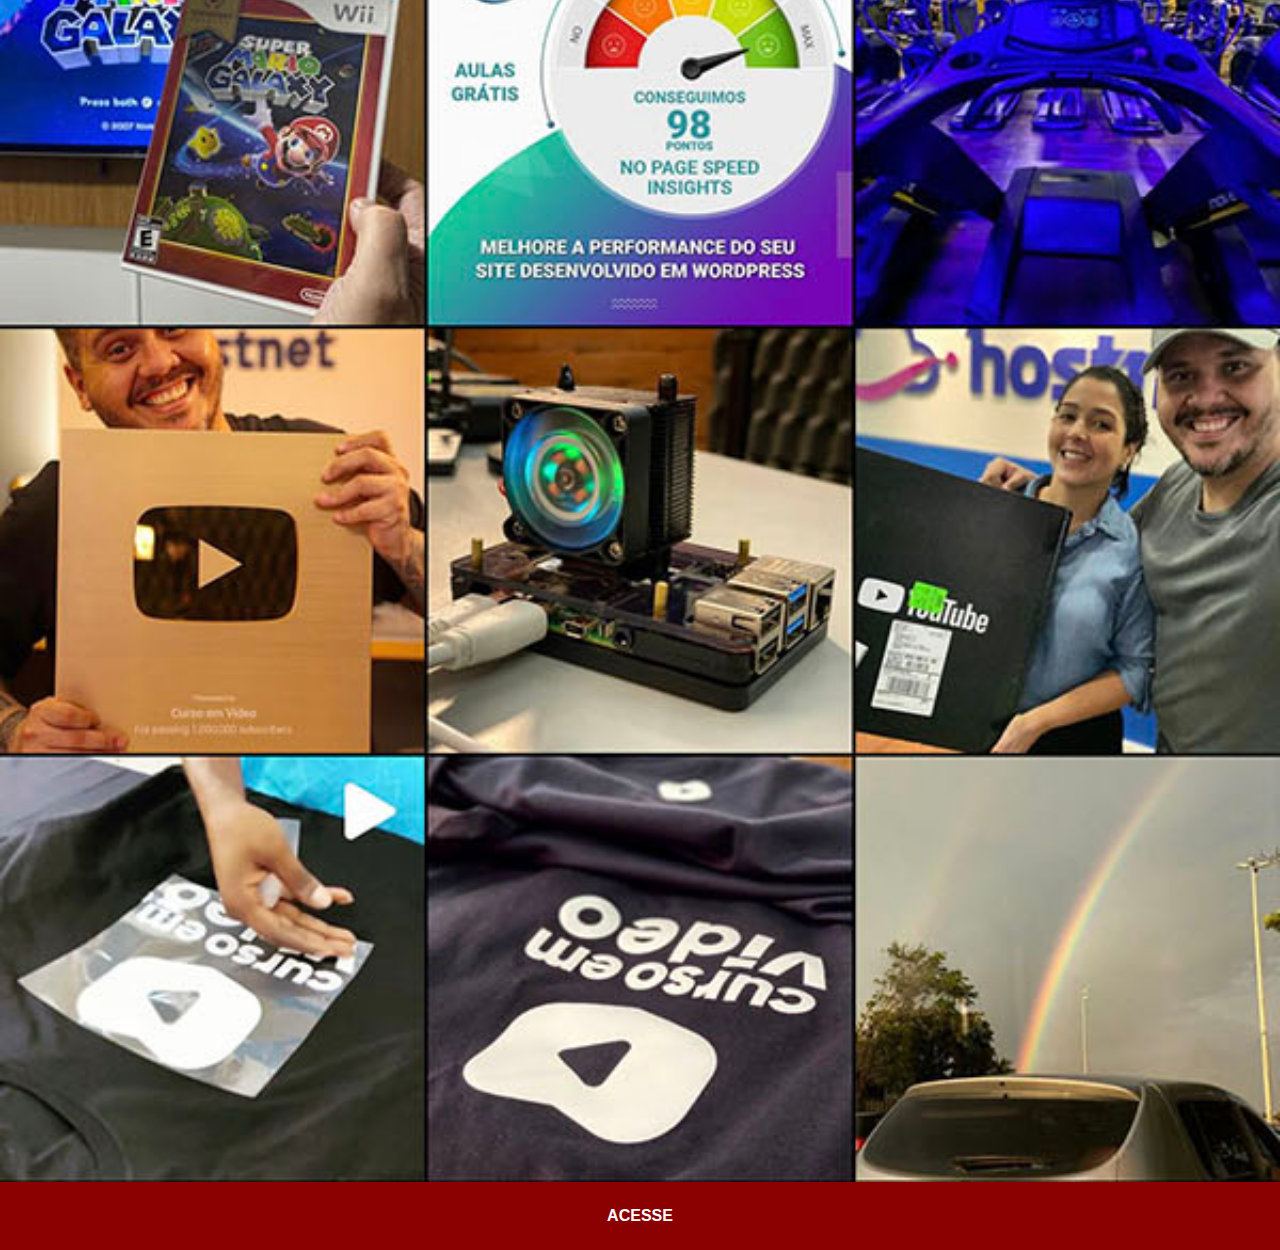
<file: instagram.html>
<!DOCTYPE html>
<html lang="pt-br">
<head>
    <meta charset="UTF-8">
    <meta name="viewport" content="width=device-width, initial-scale=1.0">
    <link rel="stylesheet" href="estilos/social.css">
    <title>Instagram</title>
</head>
<body>
    <img src="imagens/tela-instagram.jpg" alt="instagram"></img>
    <a href="https://www.instagram.com/gustavoguanabara/" target="_blank">ACESSE</a>
</body>
</html>
</file>
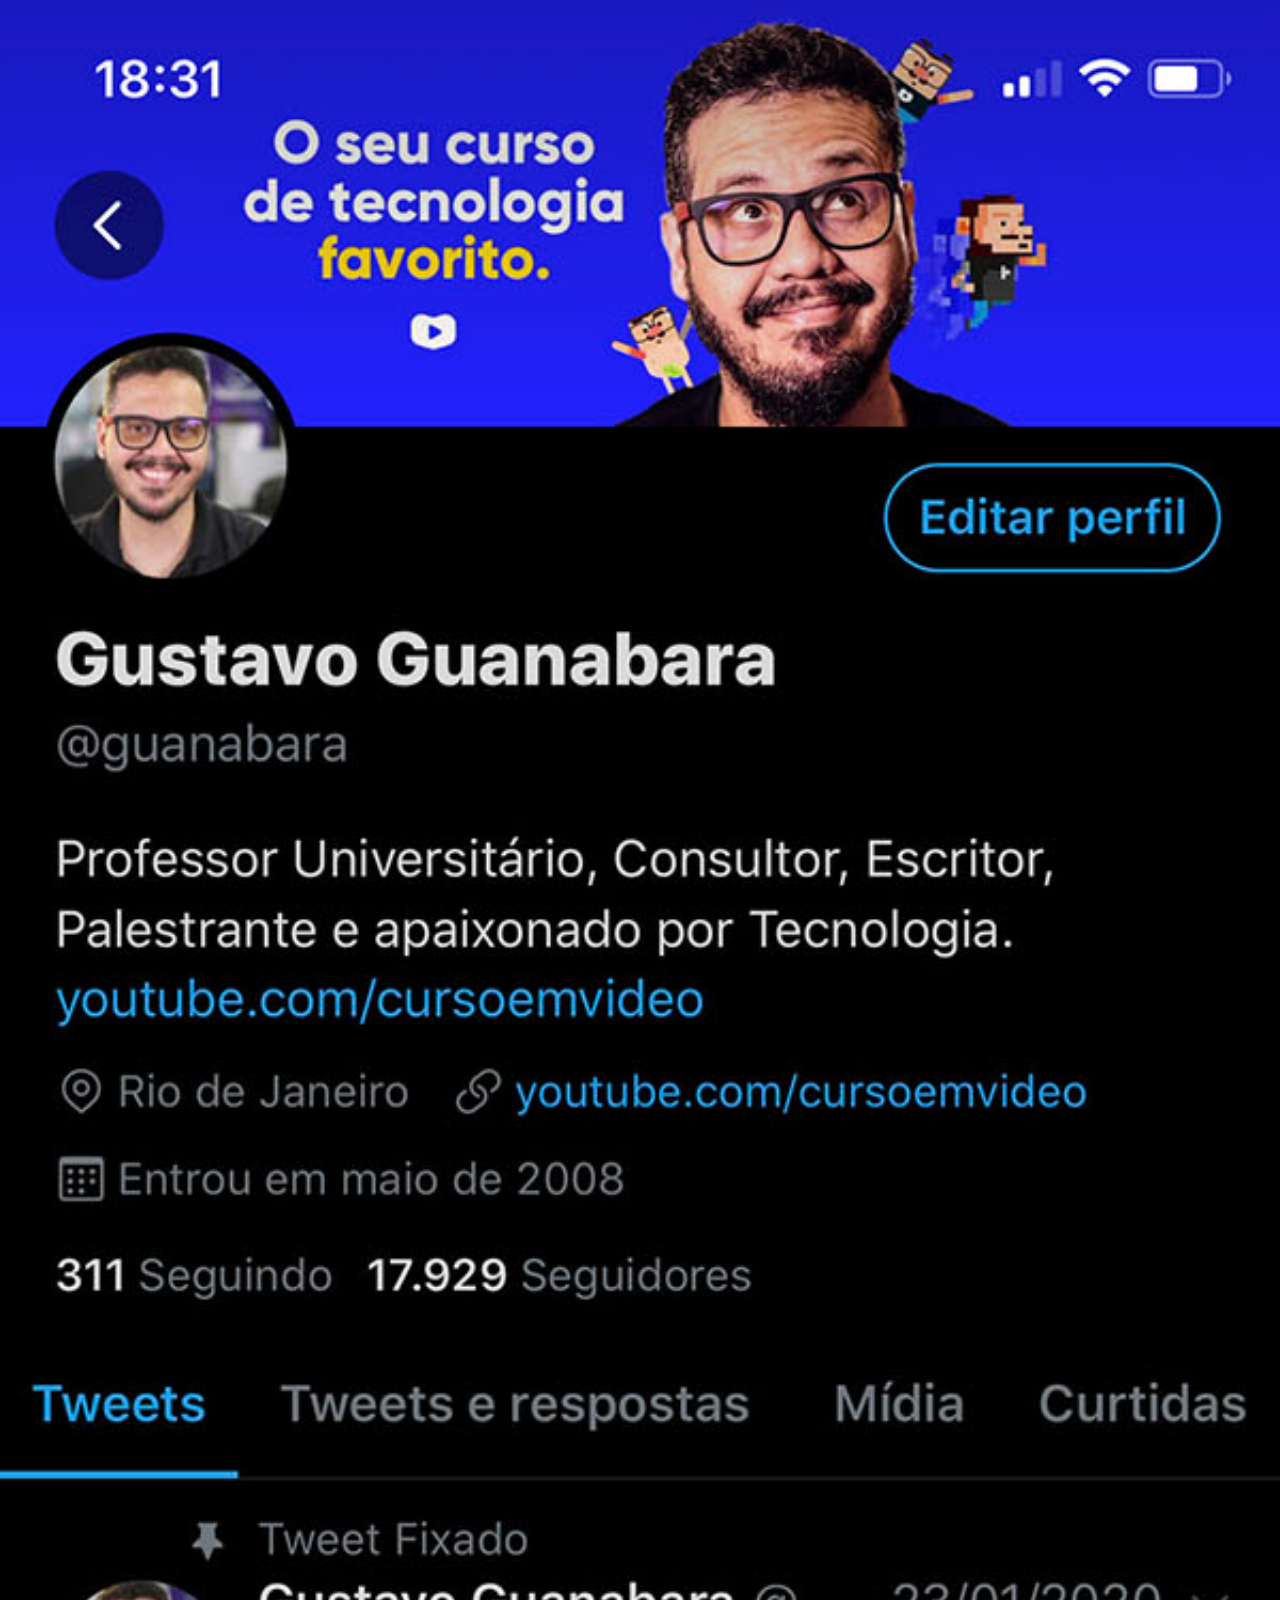
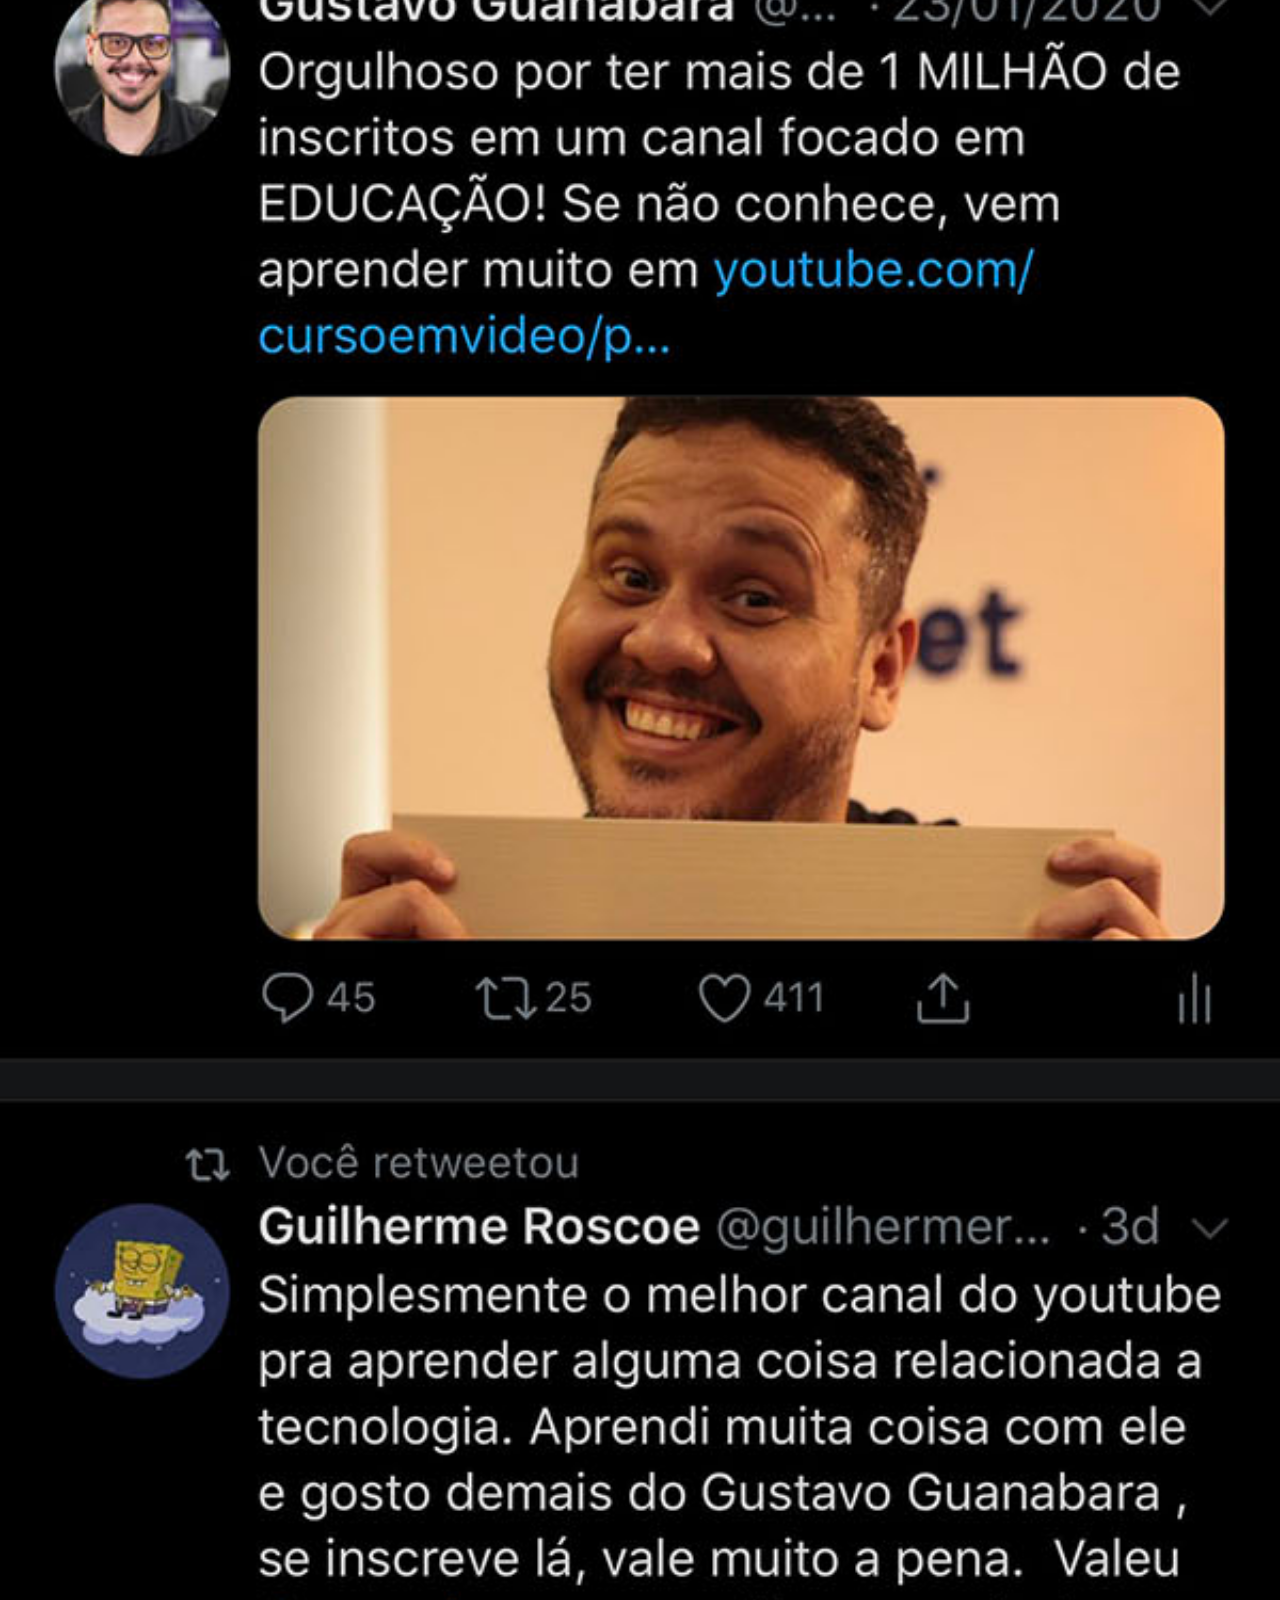
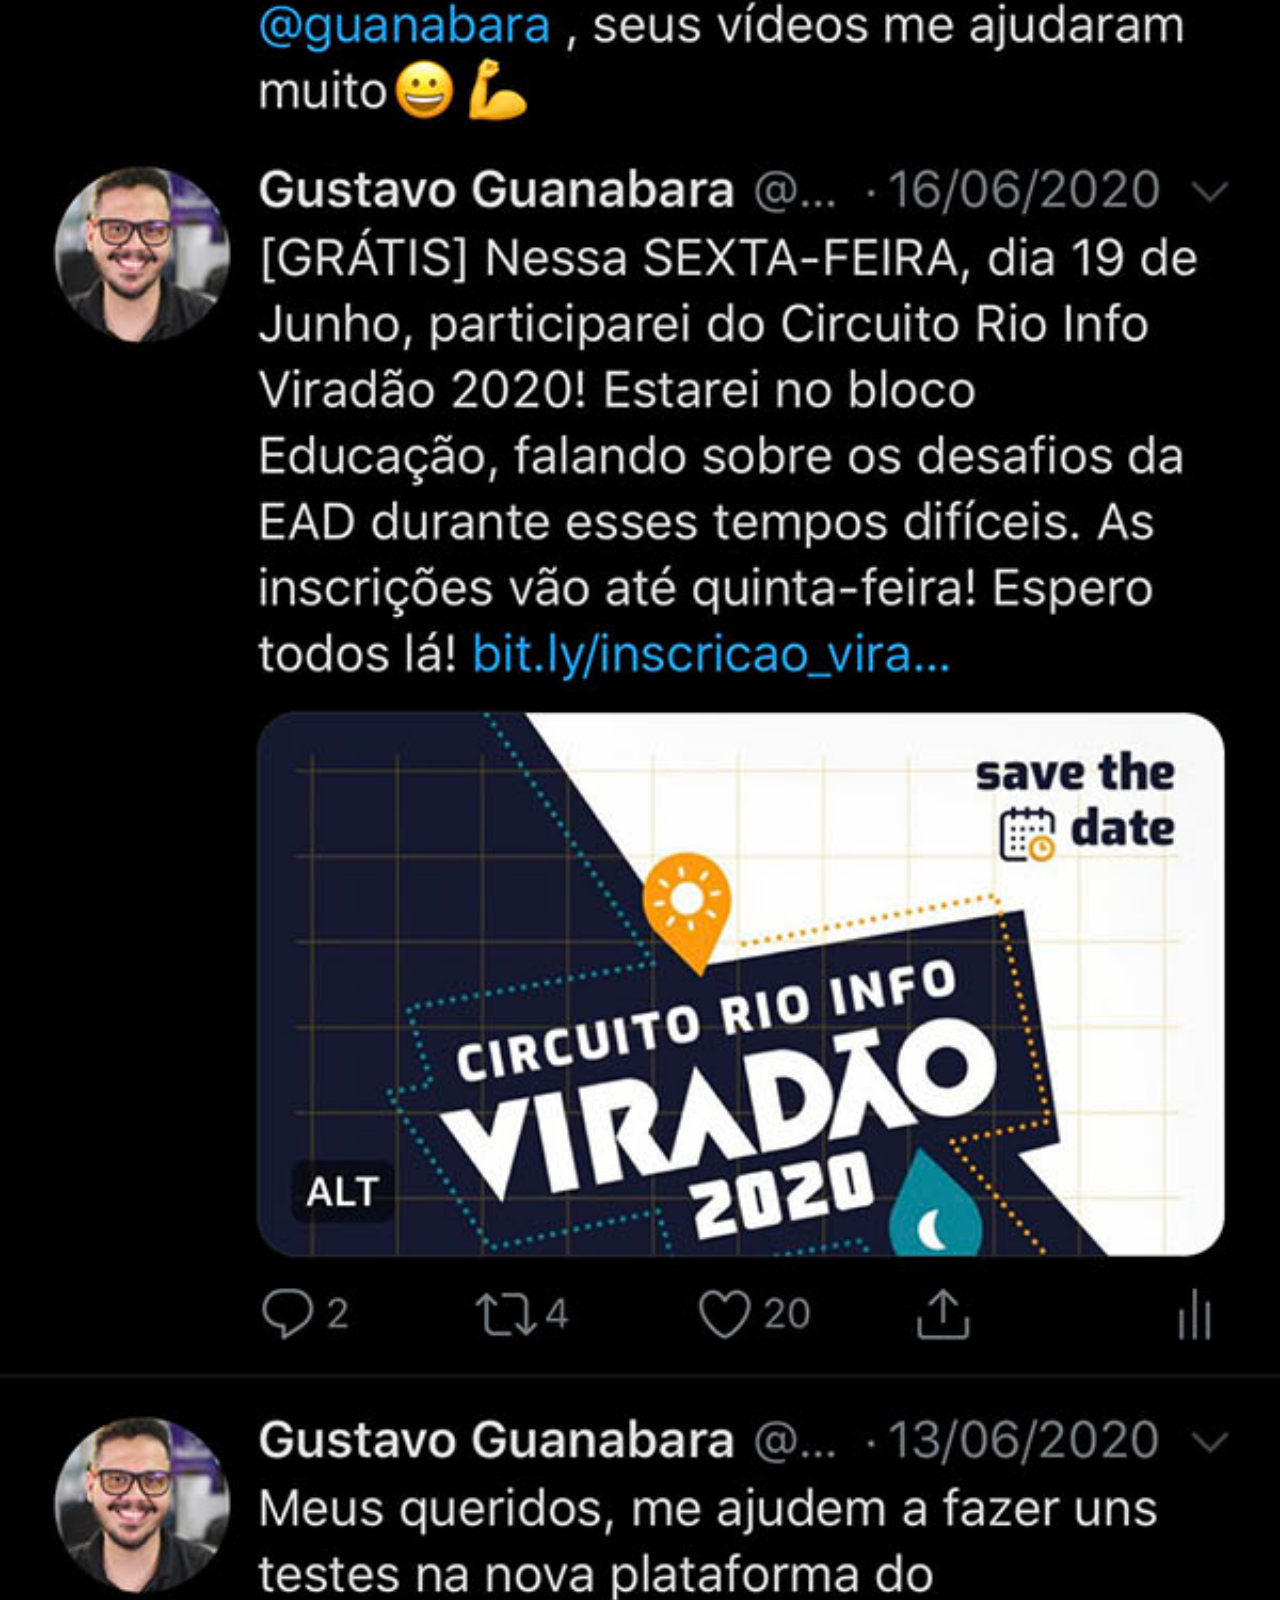
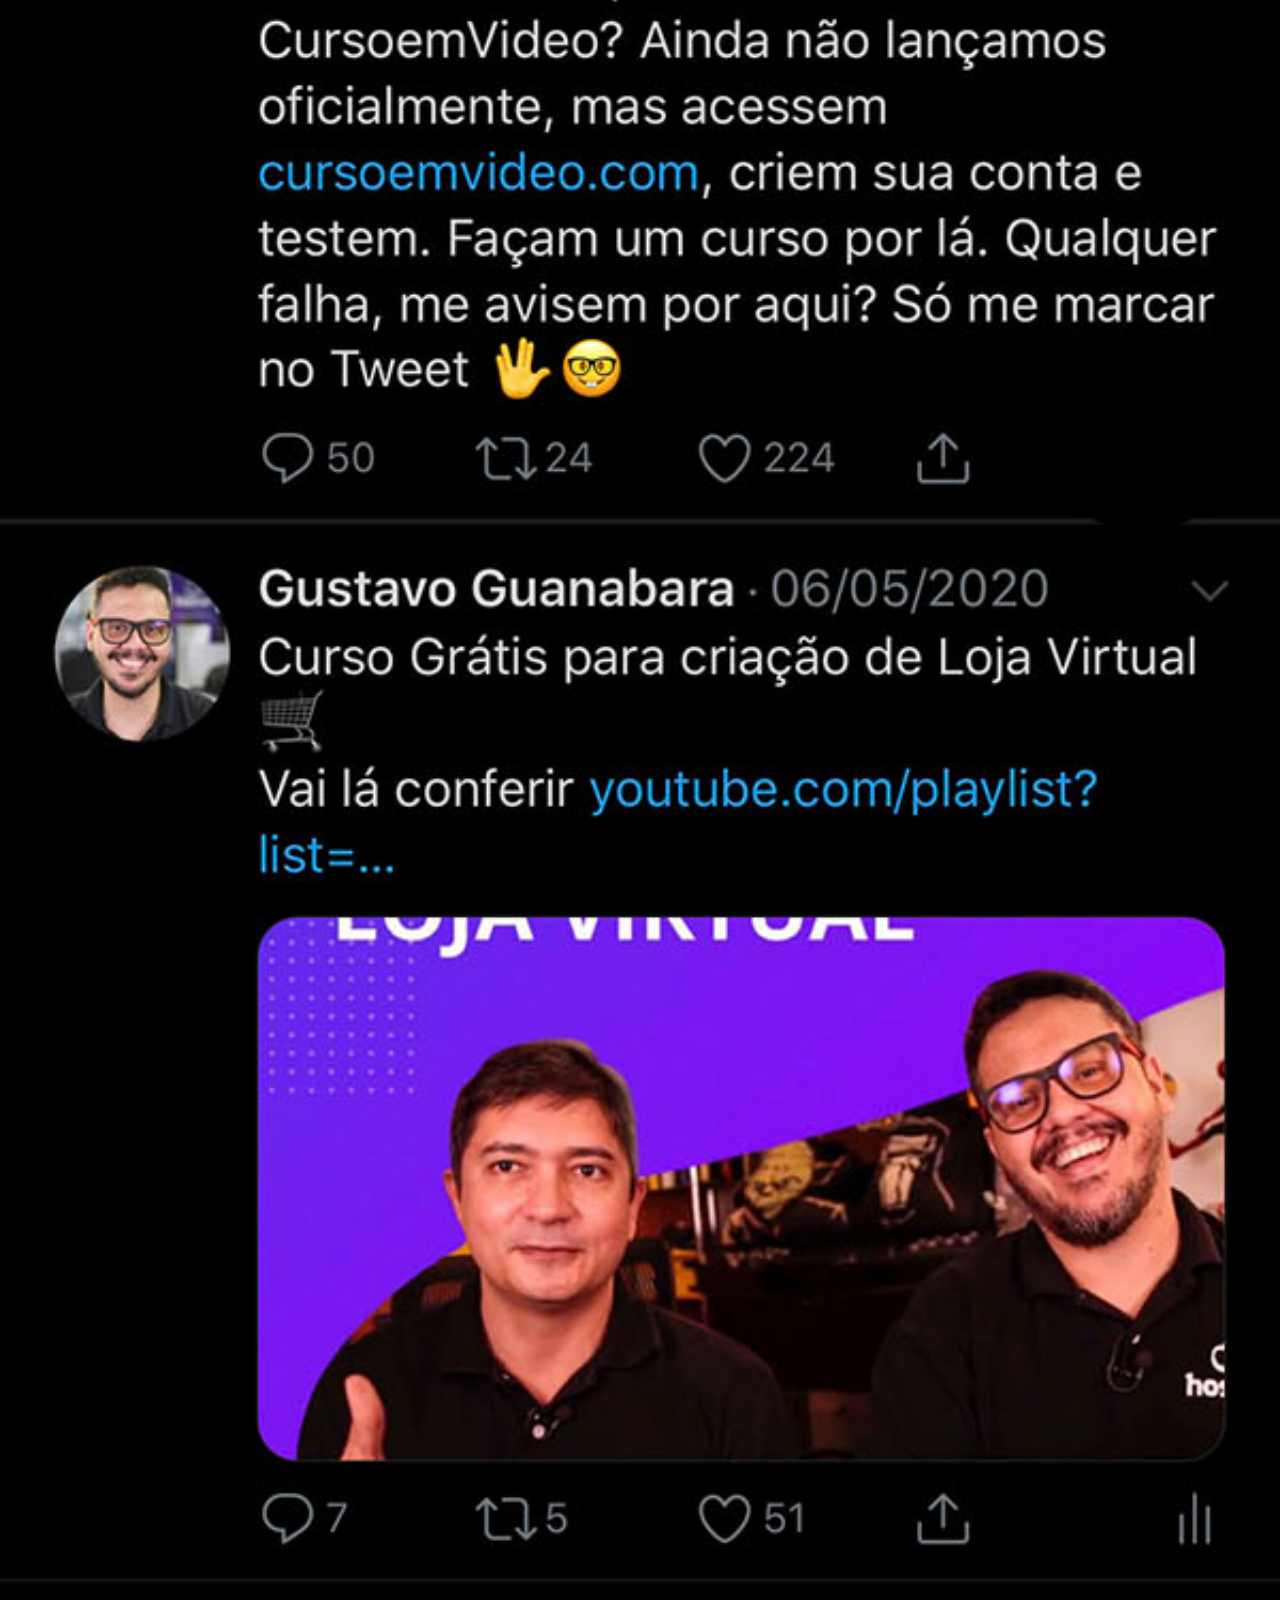
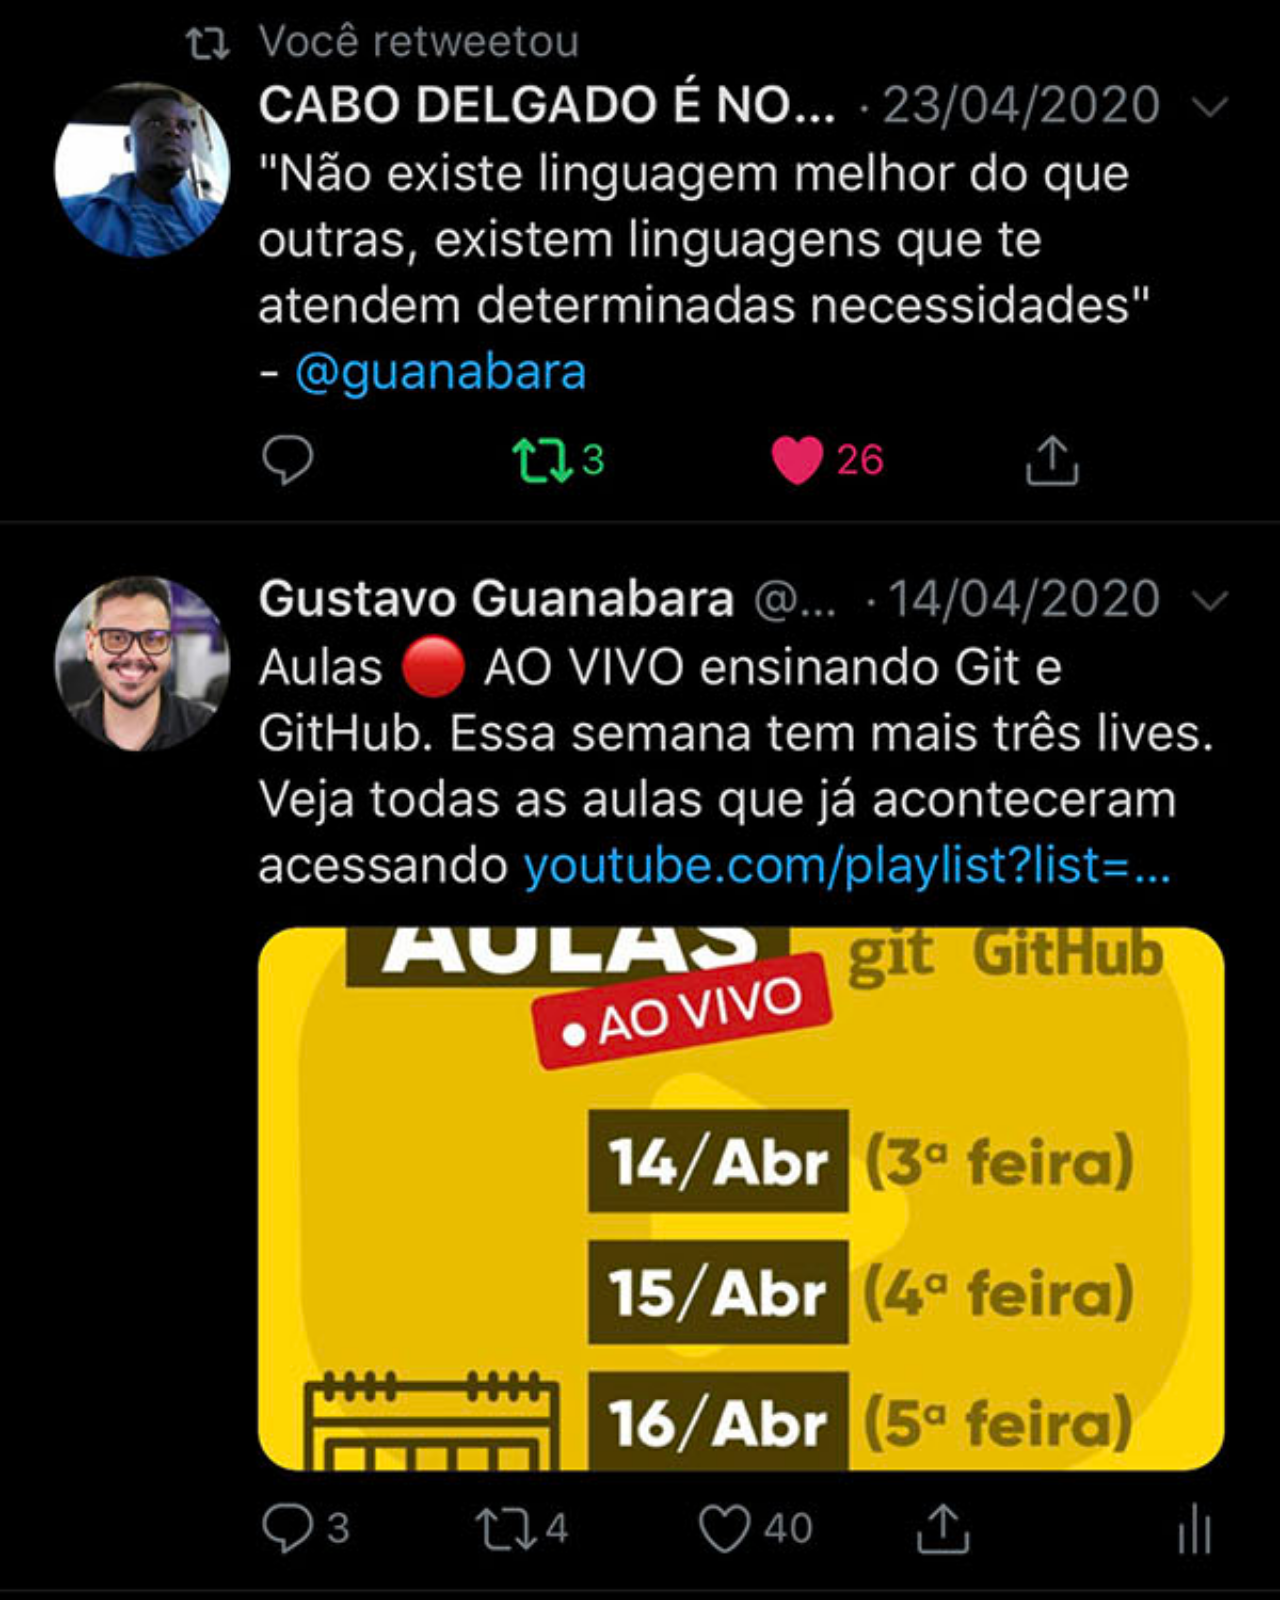
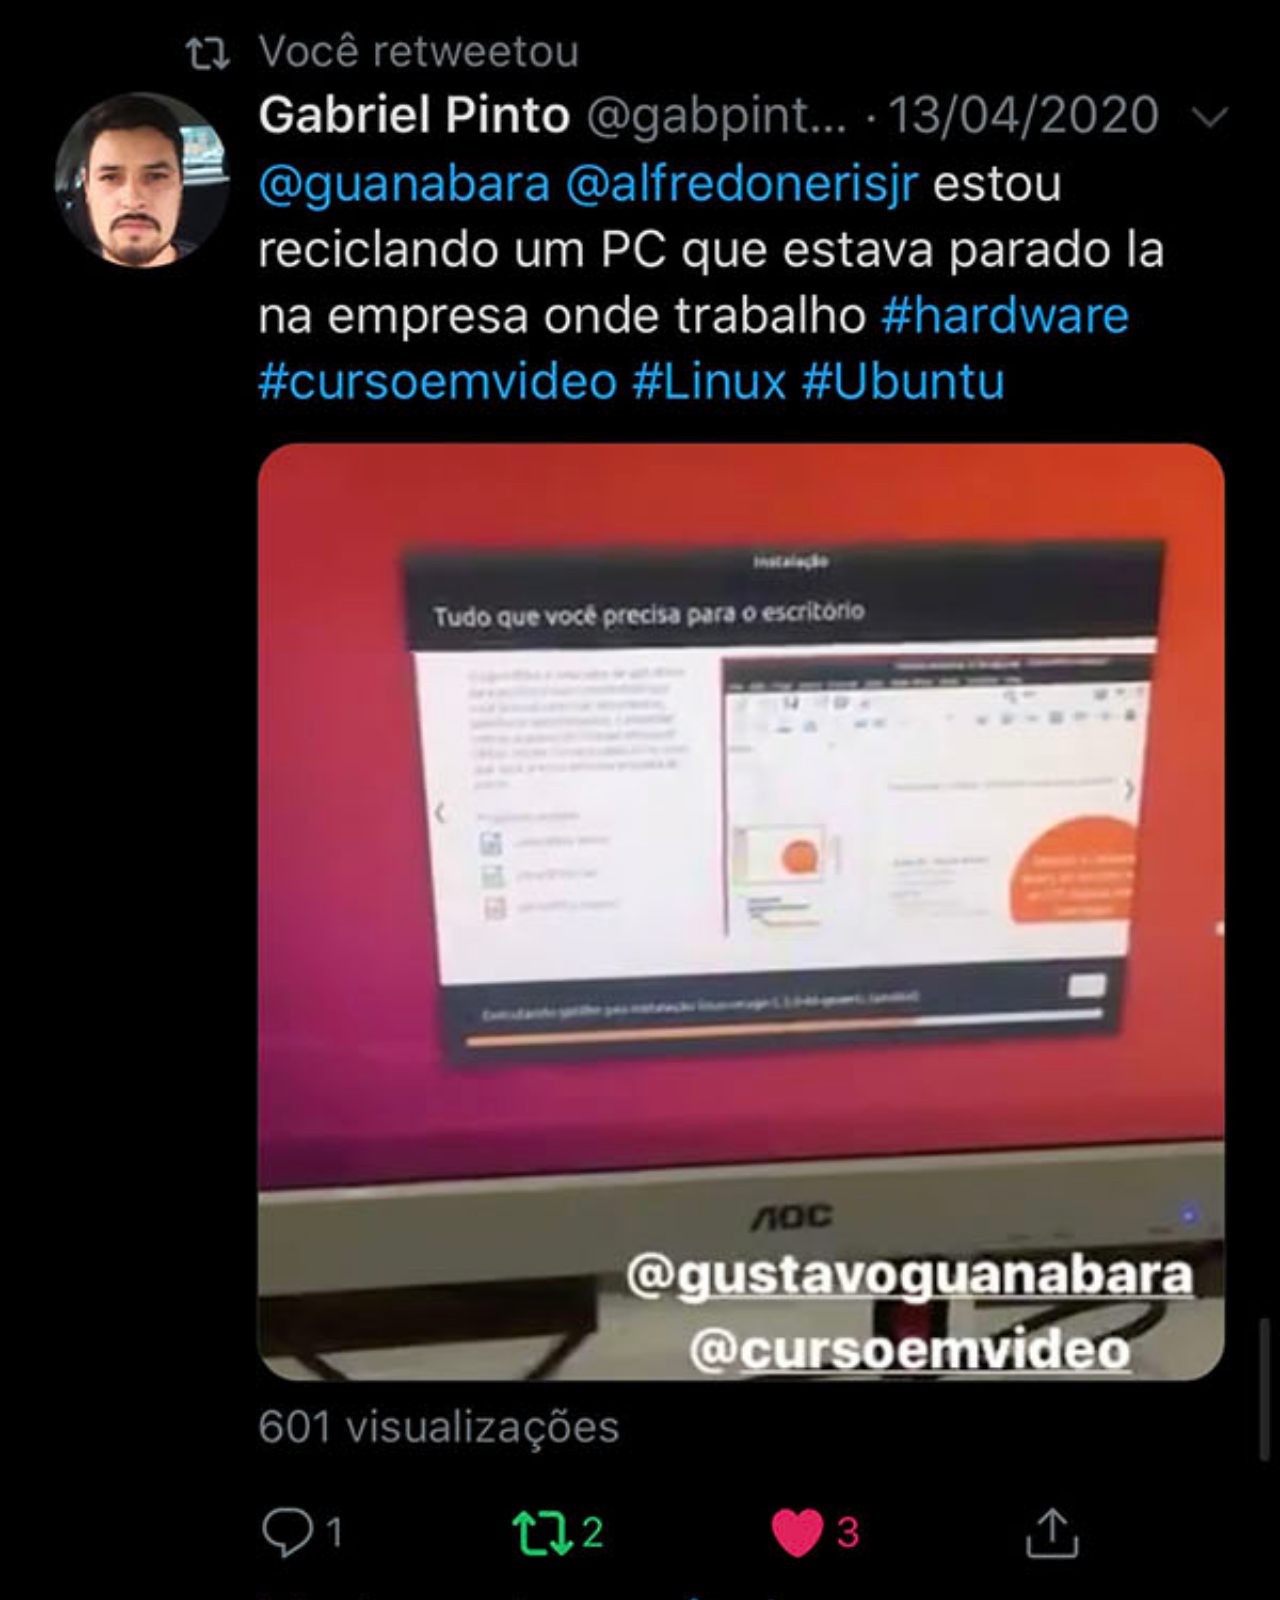
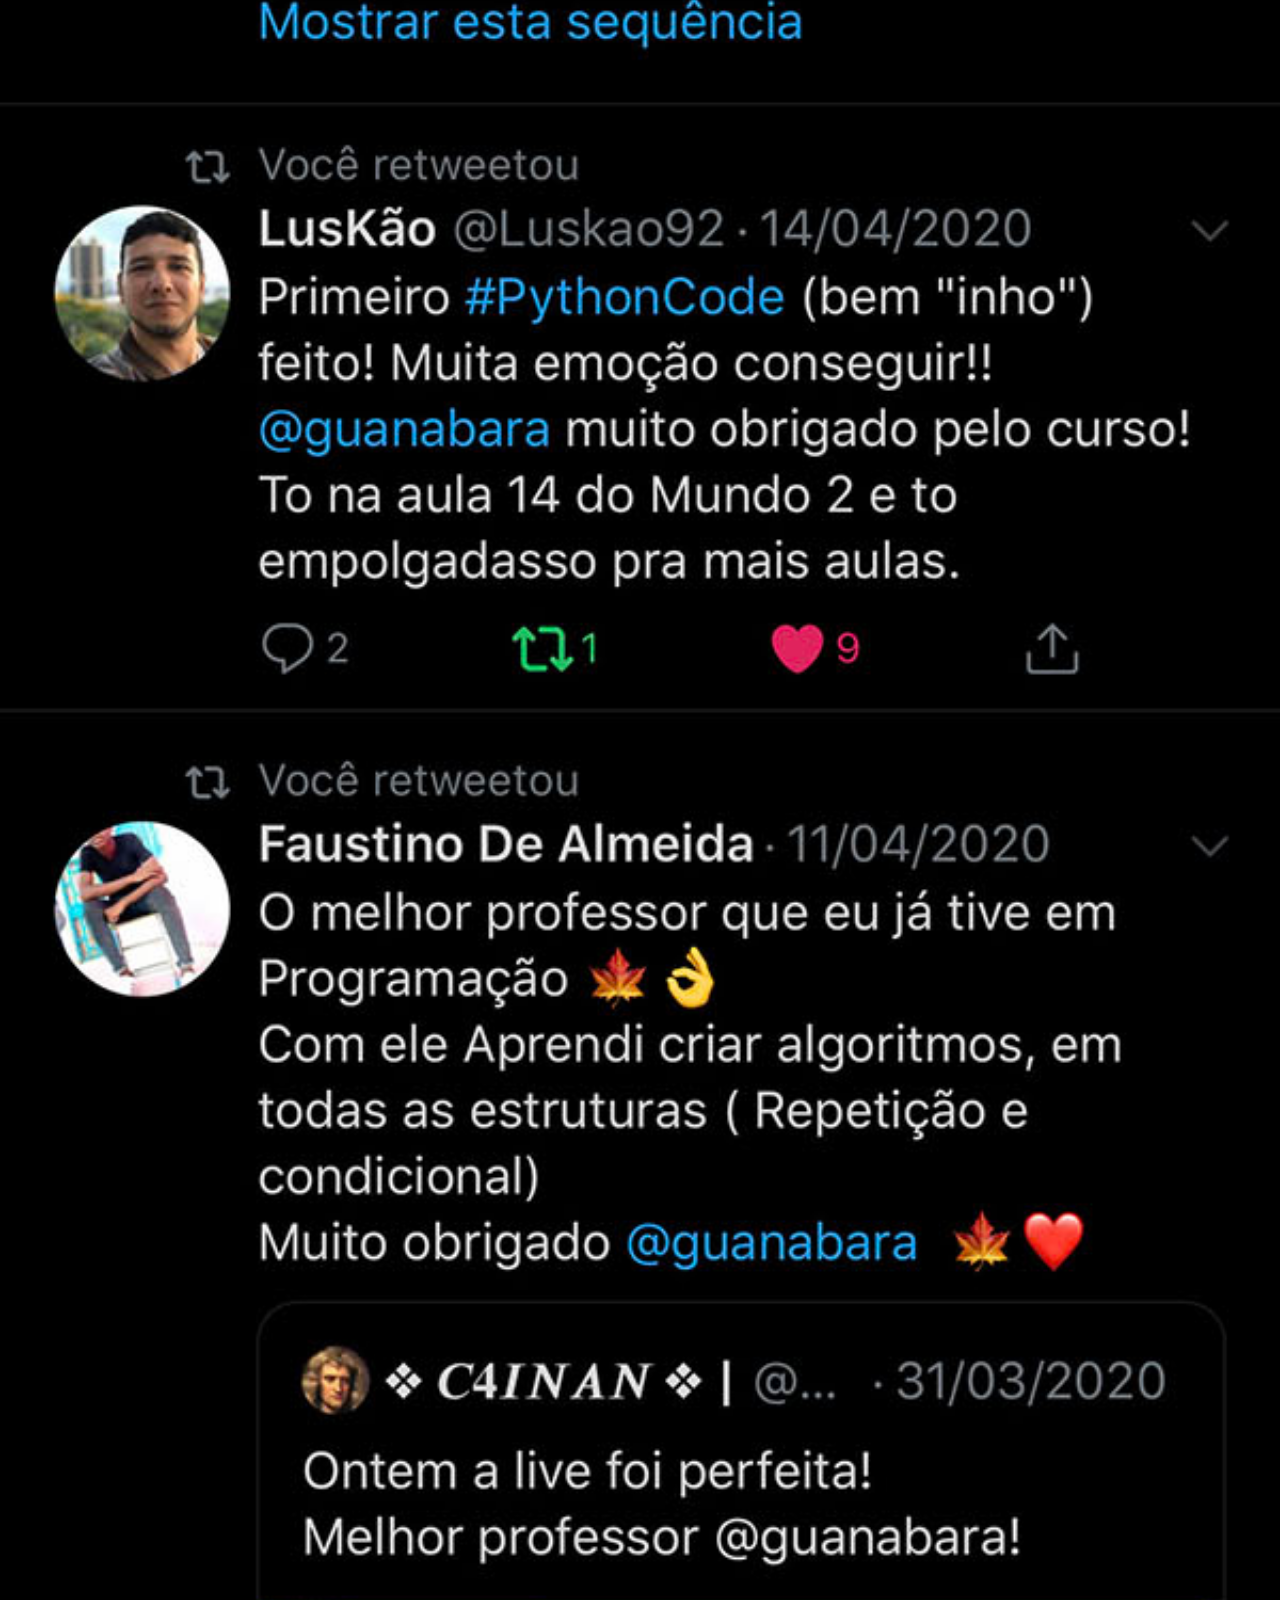
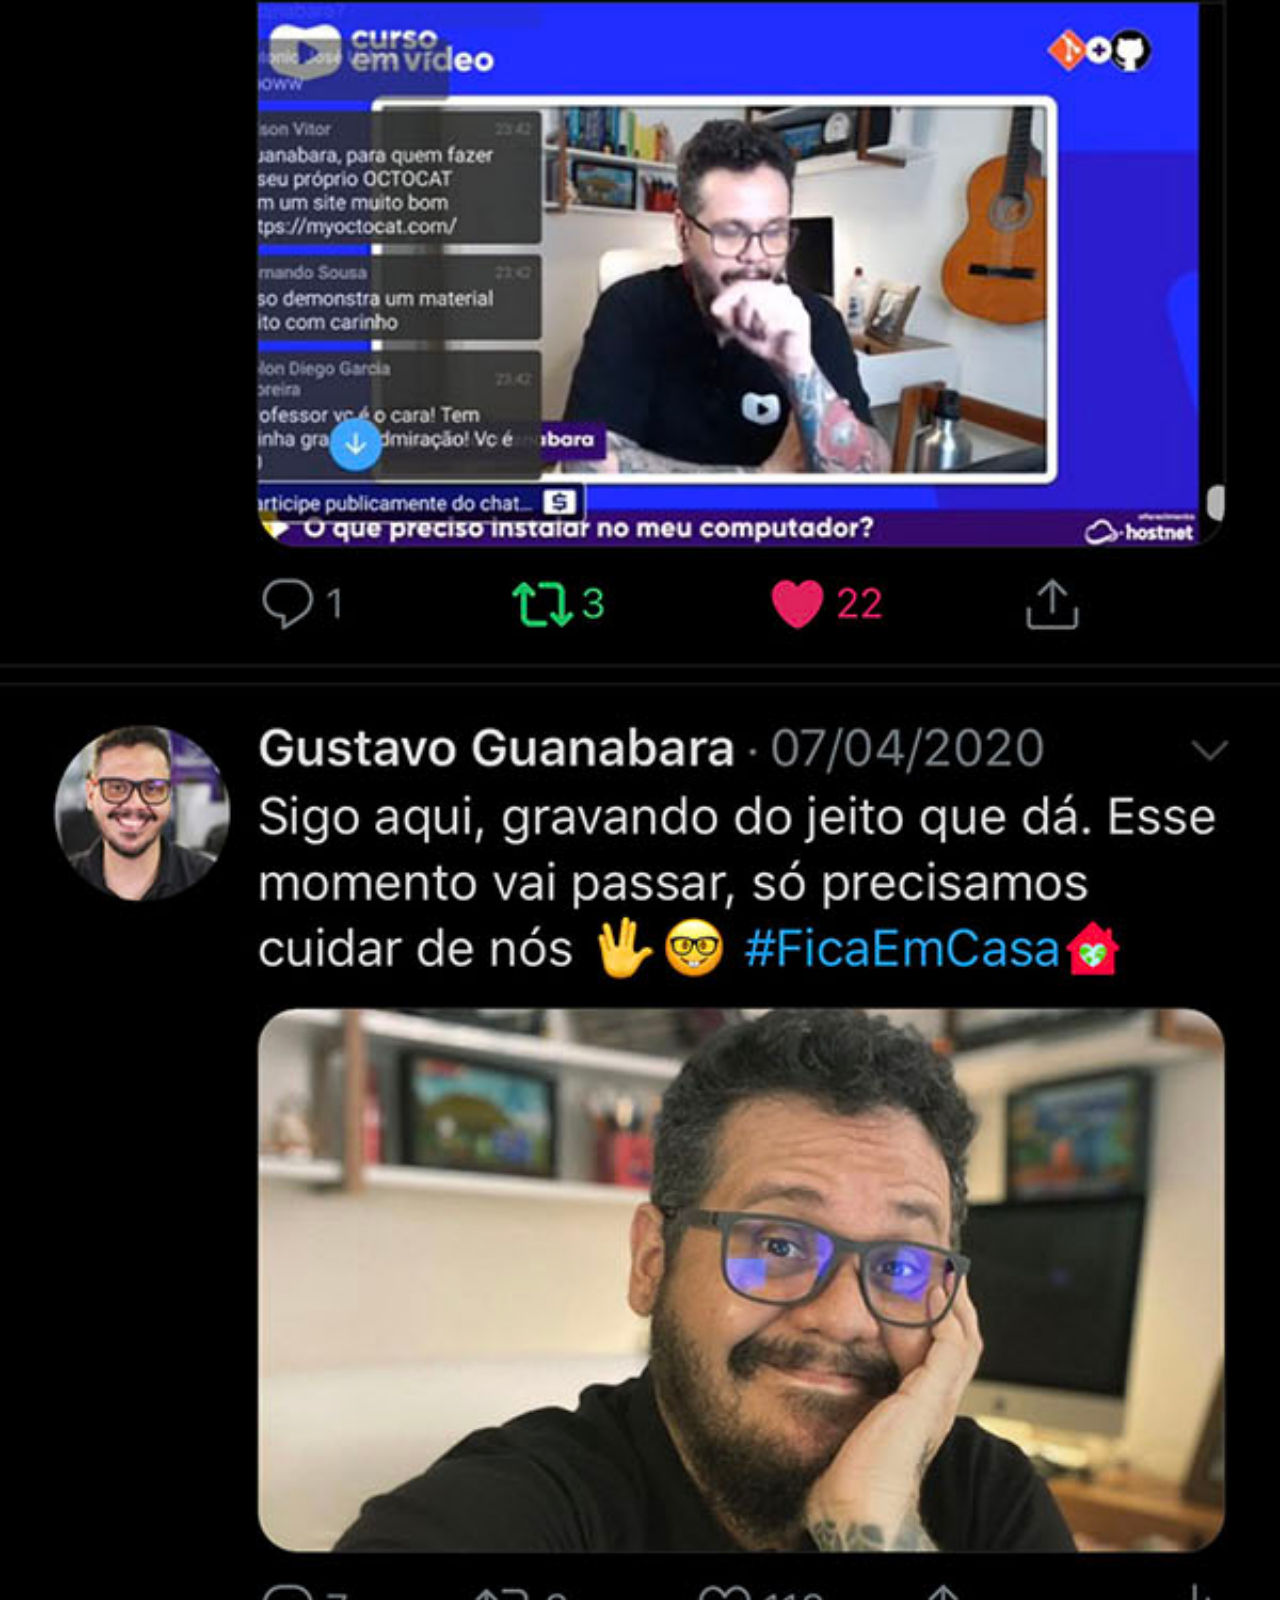
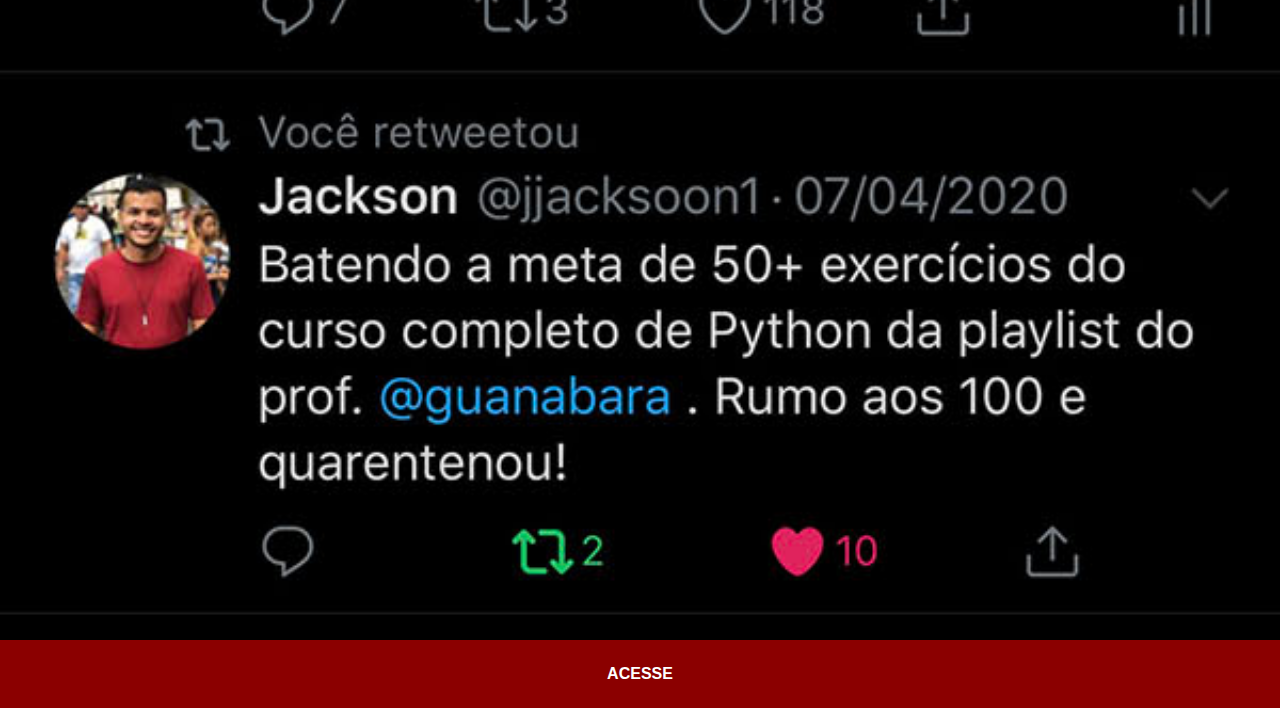
<file: twitter.html>
<!DOCTYPE html>
<html lang="pt-br">
<head>
    <meta charset="UTF-8">
    <meta name="viewport" content="width=device-width, initial-scale=1.0">
    <link rel="stylesheet" href="estilos/social.css">
    <title>Twitter</title>
</head>
<body>
    <img src="imagens/tela-twitter.jpg" alt="twitter"></img>
    <a href="https://x.com/guanabara/" target="_blank">ACESSE</a>
</body>
</html>
</file>
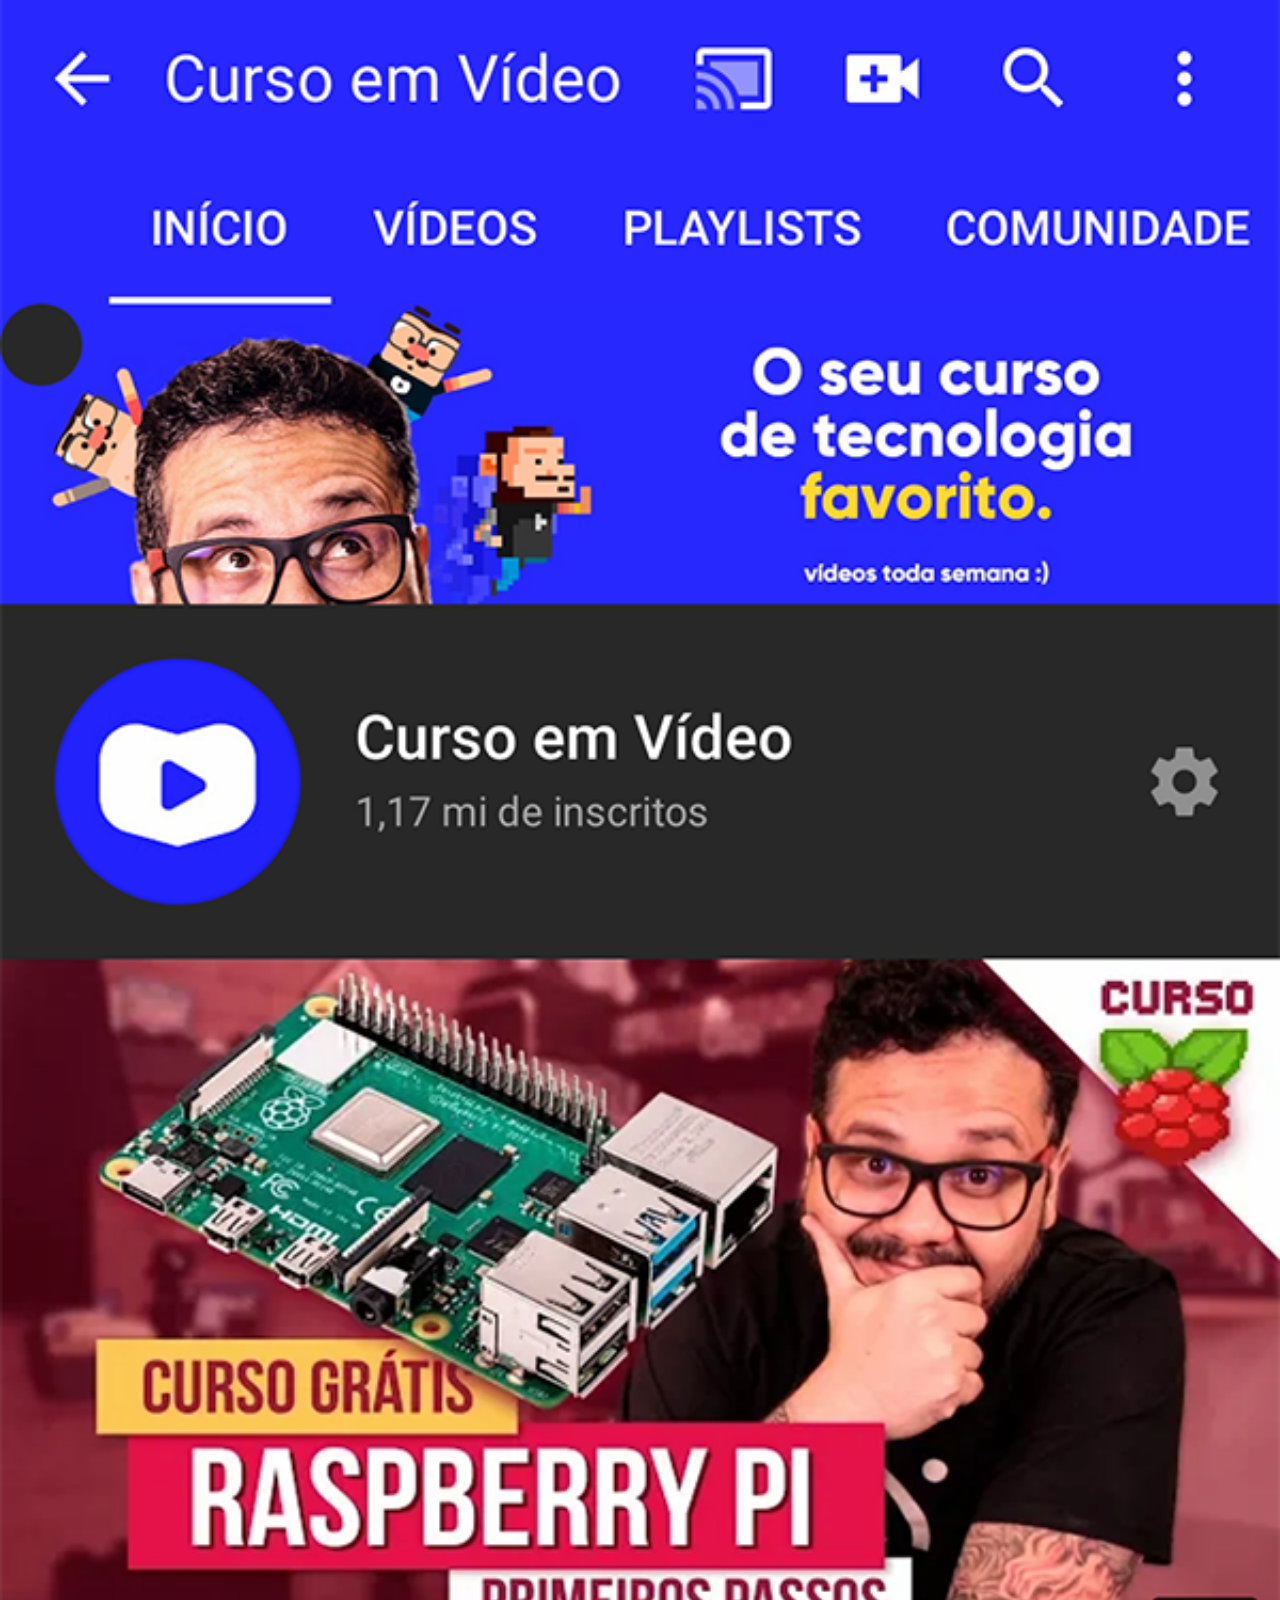
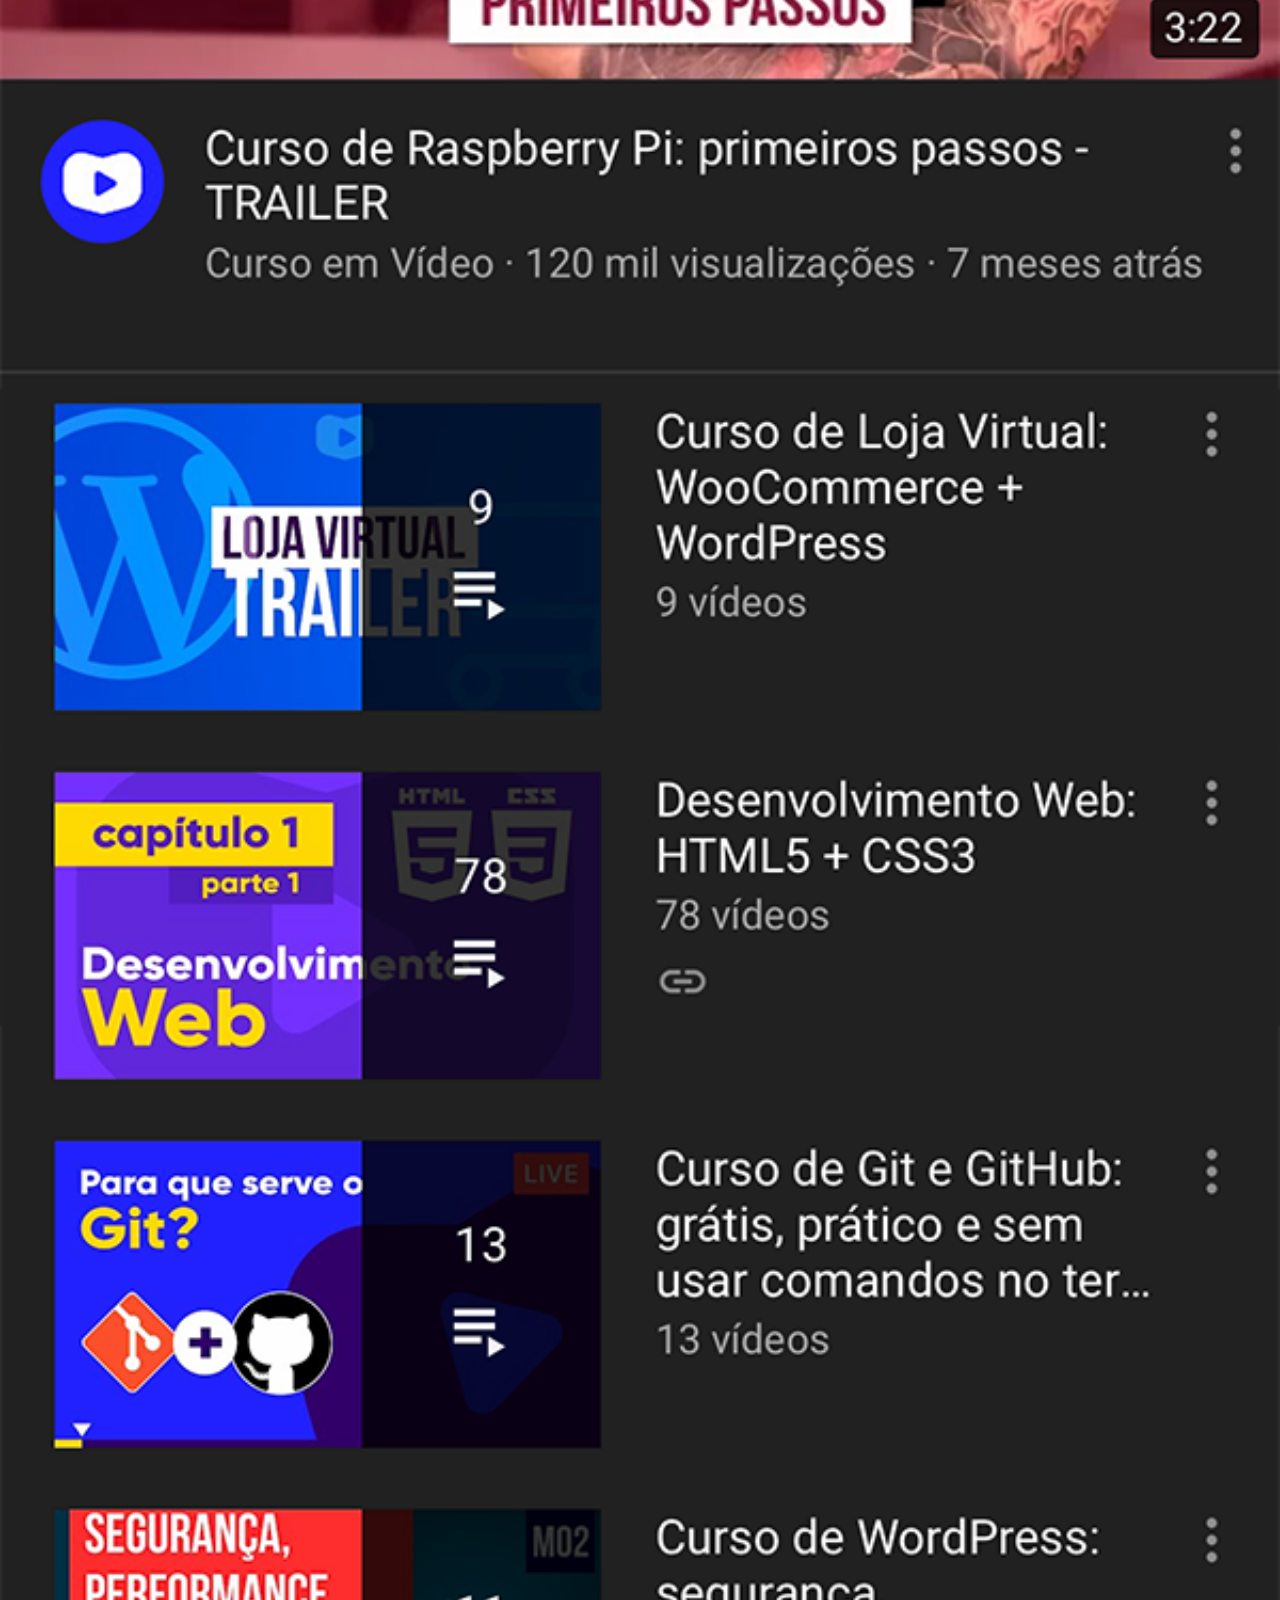
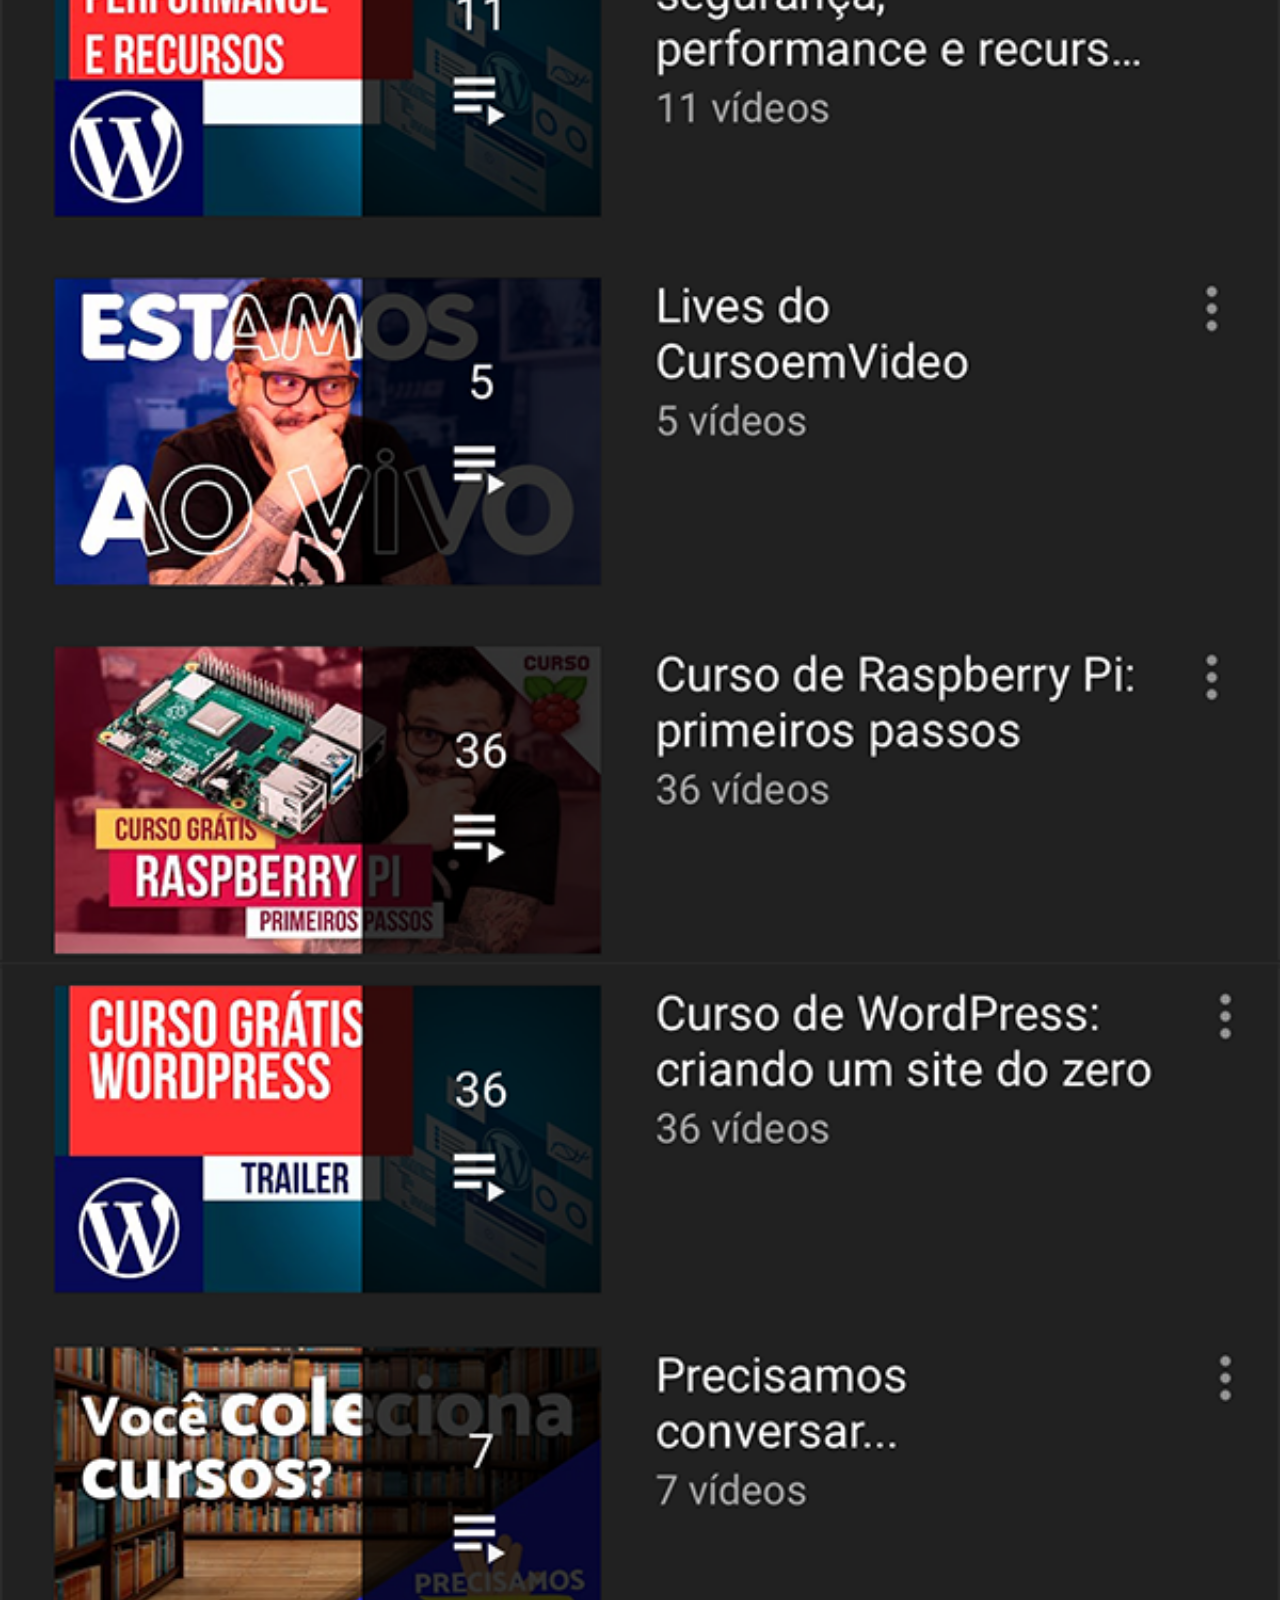
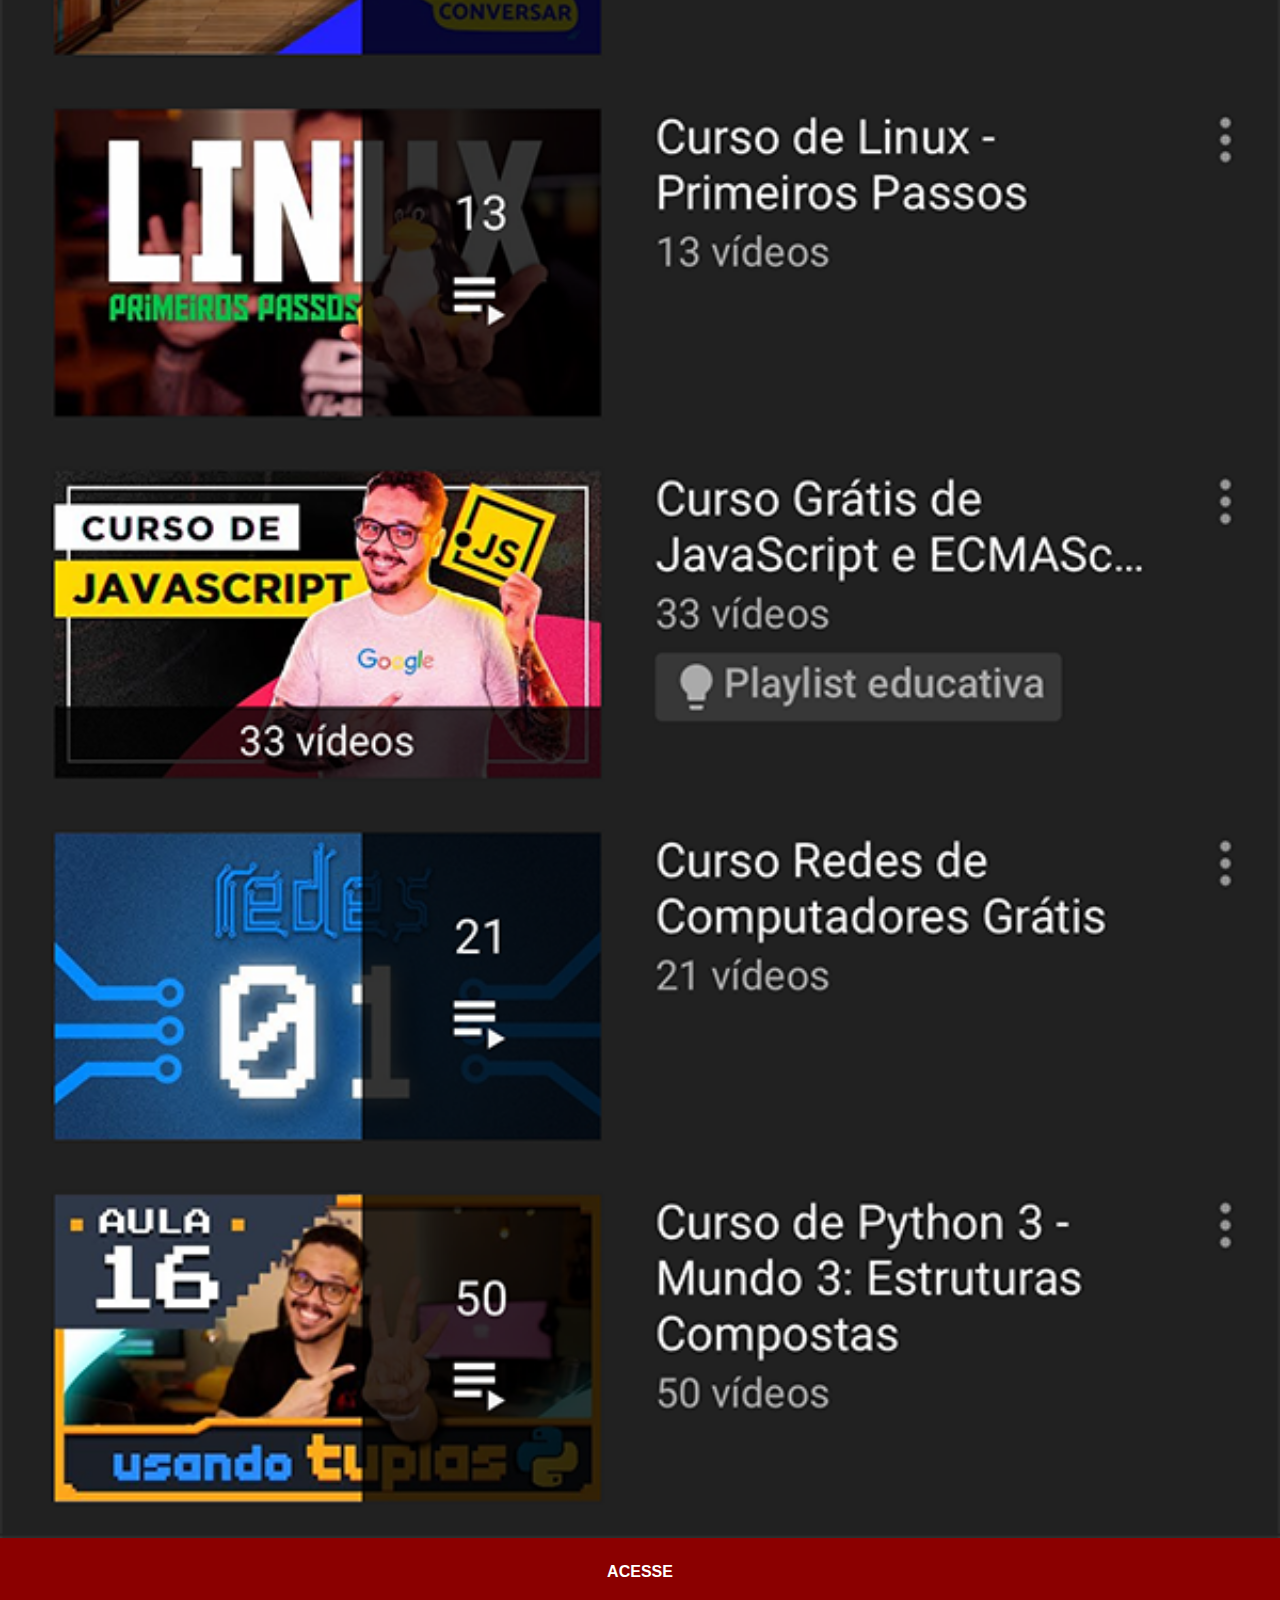
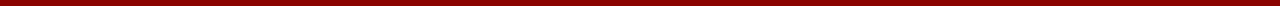
<file: youtube.html>
<!DOCTYPE html>
<html lang="pt-br">
<head>
    <meta charset="UTF-8">
    <meta name="viewport" content="width=device-width, initial-scale=1.0">
    <link rel="stylesheet" href="estilos/social.css">
    <title>Youtube</title>
</head>
<body>
    <img src="imagens/tela-youtube.png" alt="youtube"></img>
    <a href="https://www.youtube.com/user/cursosemvideo/playlists" target="_blank">ACESSE</a>
</body>
</html>
</file>
<file: estilos/style.css>
@charset "UTF-8";

* {
    margin: 0px;
    padding: 0px;
    font-family: Arial, Helvetica, sans-serif;
}

html, body {
    height: 100vh;
    width: 100vw;
    background-color: black;
}

body {
    background: url('../imagens/fundo-madeira.jpg') no-repeat top center;
    background-size: cover;
    background-attachment: fixed;
}

main {
    position: relative;
    height: 100vh;
}

section#telefone {
    position: absolute;
    top: 50%;
    left: 50%;
    transform: translate(-50%, -50%);

    height: 627px;
    width: 311px;
    background: url('../imagens/frame-iphone.png') no-repeat;
}

iframe#tela {
    position: relative;
    top: 80px;
    left: 22px;
    width: 267px;
    height: 471px;
}

section#redes-sociais {
    text-align: right;
}

section#redes-sociais img {
    width: 50px;
    margin: 10px;
    border-radius: 50%;
    box-shadow: 2px 2px 5px rgba(0, 0, 0, 0.400);
    box-sizing: border-box;
}

section#redes-sociais img:hover {
    border: 2px solid rgba(255, 255, 255, 0.637);
    transform: translate(-3px, -3px);
    box-shadow: 5px 5px 10px rgba(0, 0, 0, 0.623);
    transition: transform .3s, border 1s;
}

@media (max-width: 640px) {
    section#telefone {
        transform: scale(0.7) translate(-70%, -70%);
    }
}
</file>
<file: estilos/social.css>
@charset "UTF-8";

* {
    margin: 0px;
    padding: 0px;
    font-family: Arial, Helvetica, sans-serif;
}

::-webkit-scrollbar {
    width: 0px;
    height: 0px;
}

img {
    width: 100vw;
}

a {
    display: block;
    background-color: darkred;
    color: white;
    padding: 25px;
    margin: -4px;
    text-align: center;
    font-weight: bolder;
    text-decoration: none;
}

a:hover {
    background-color: red;
}
</file>
